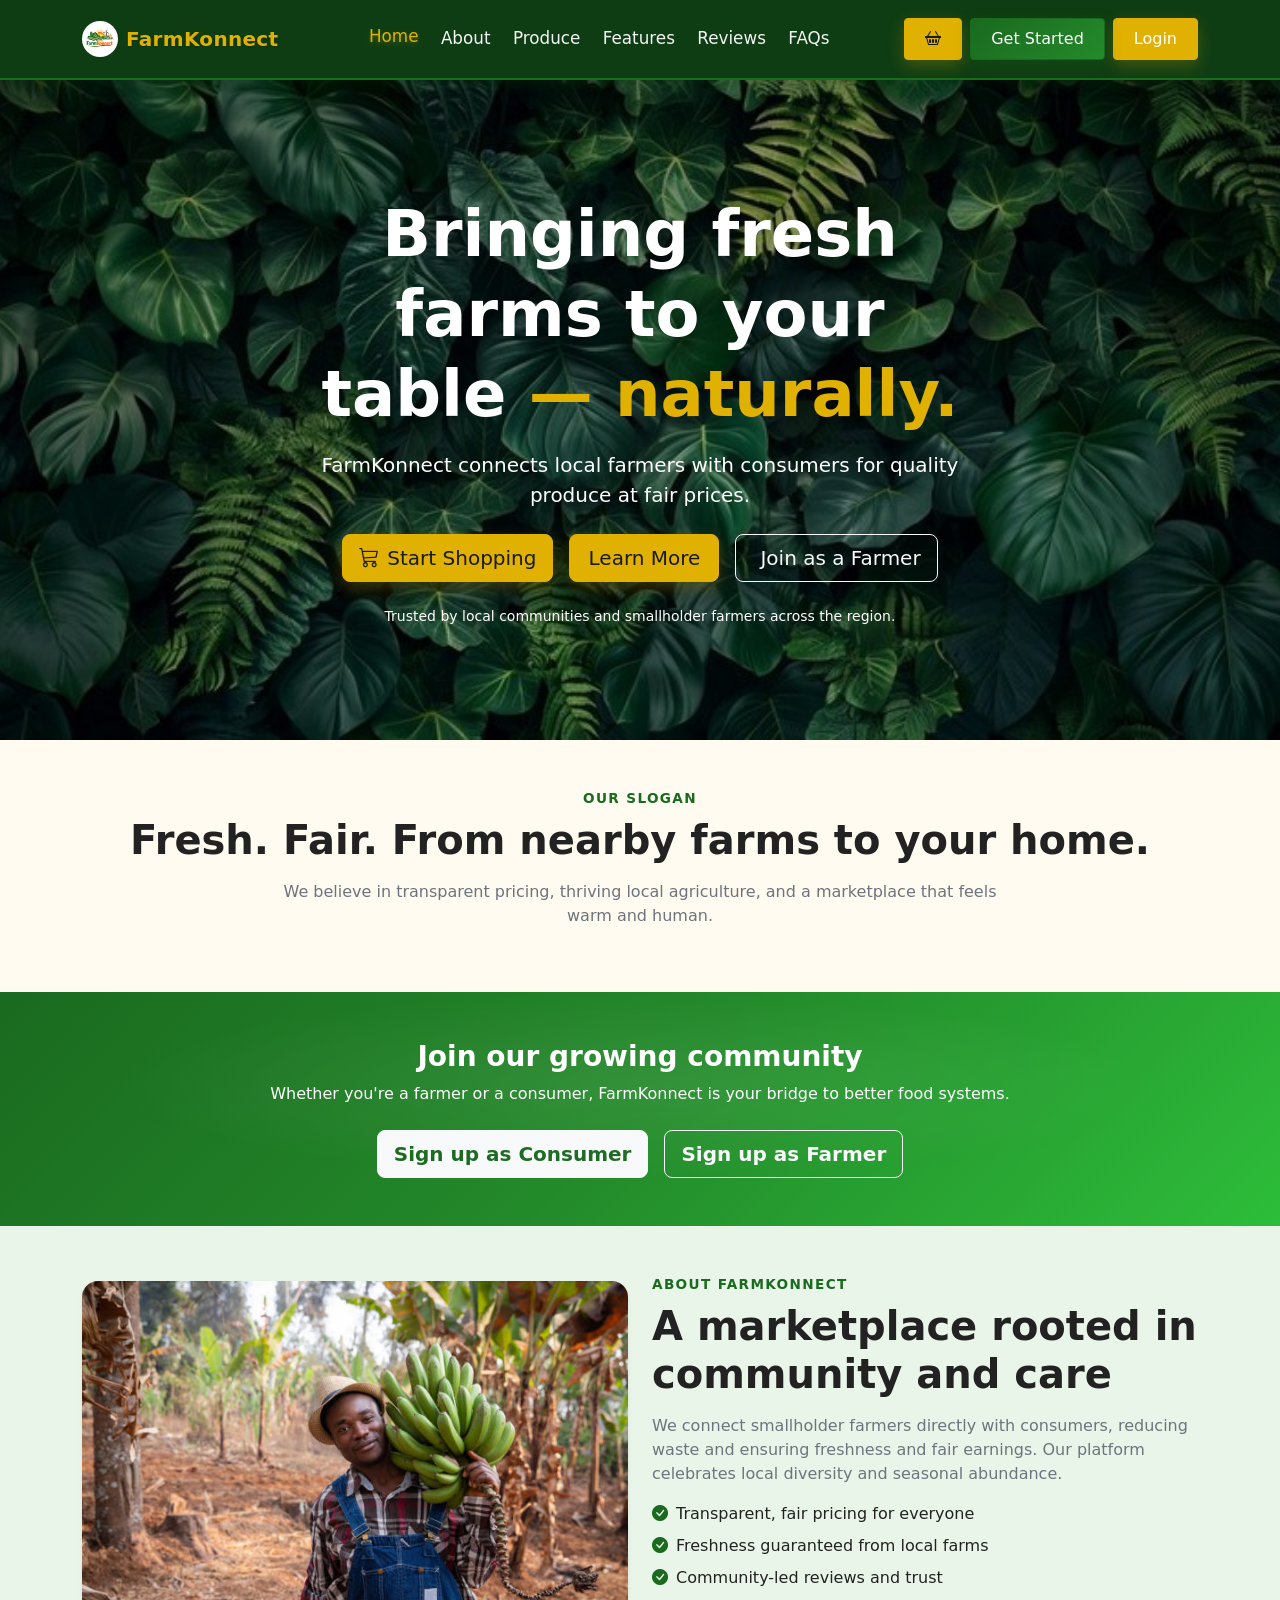
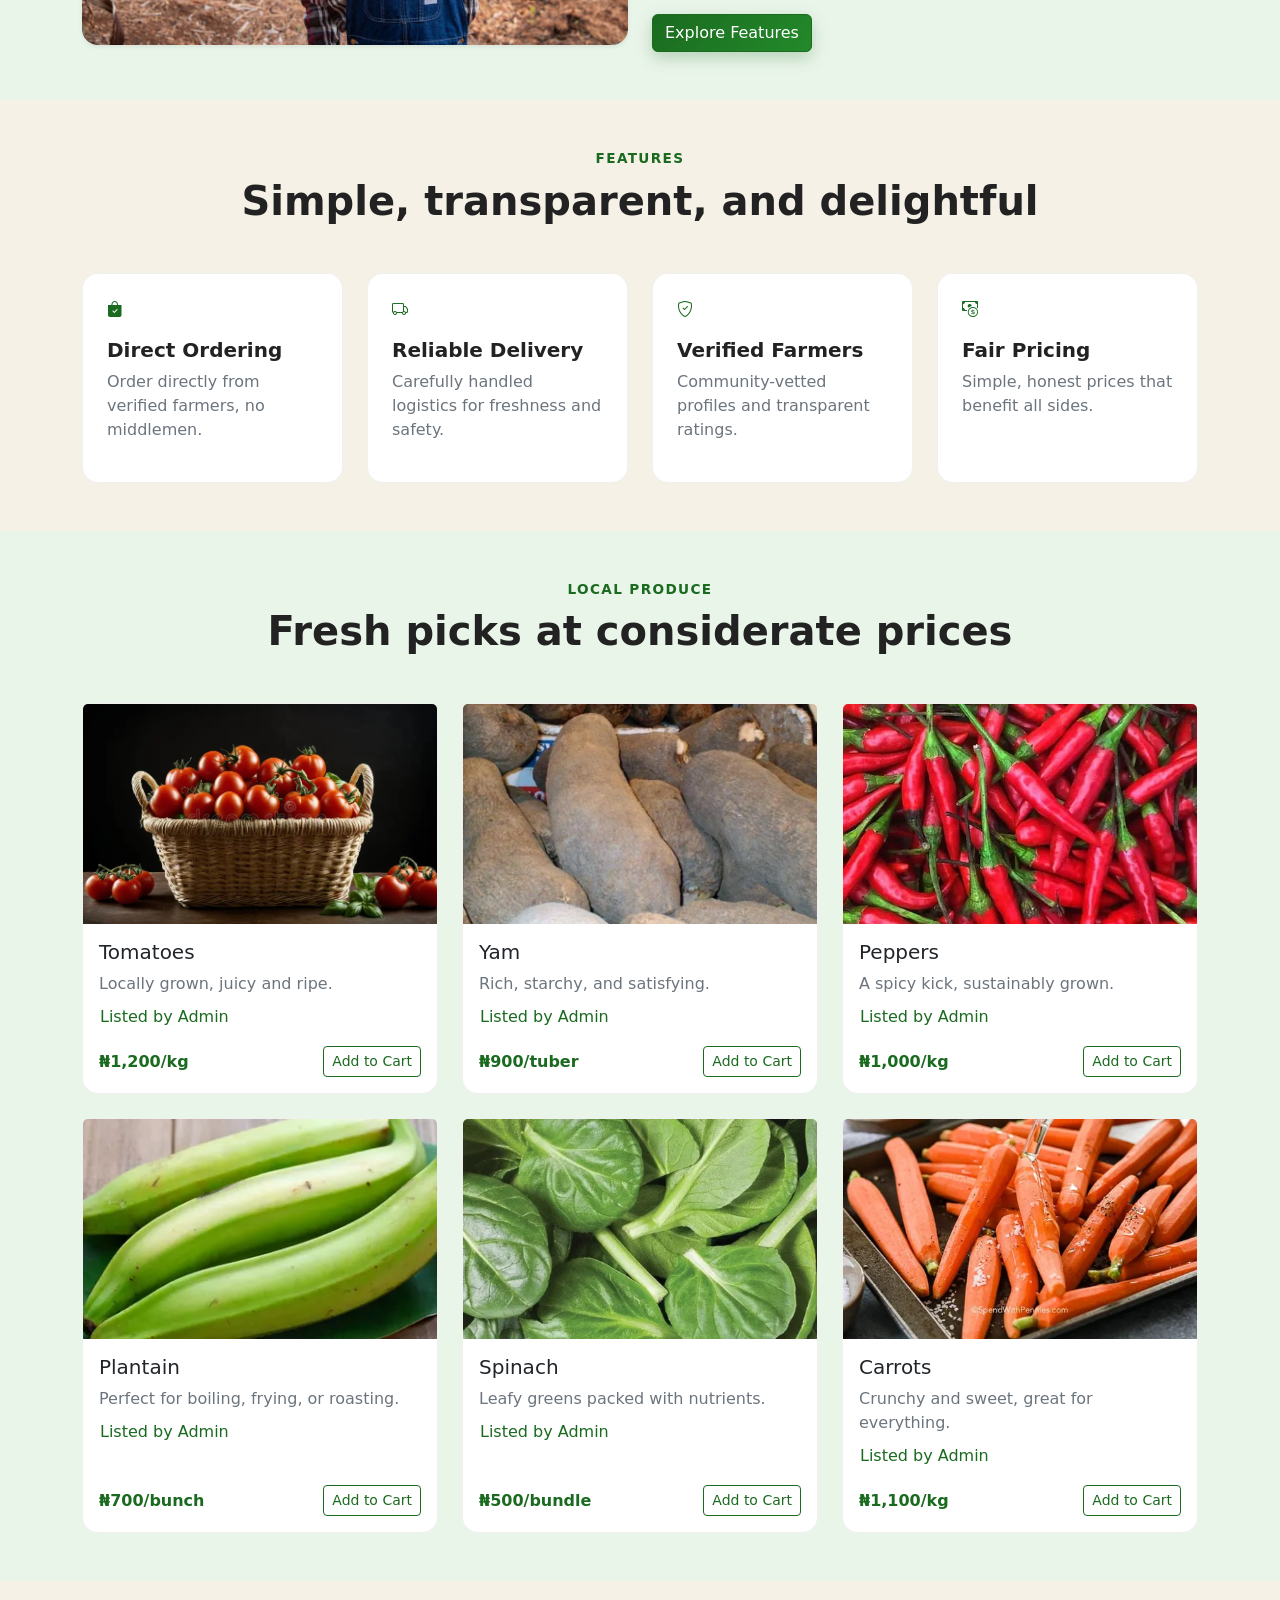
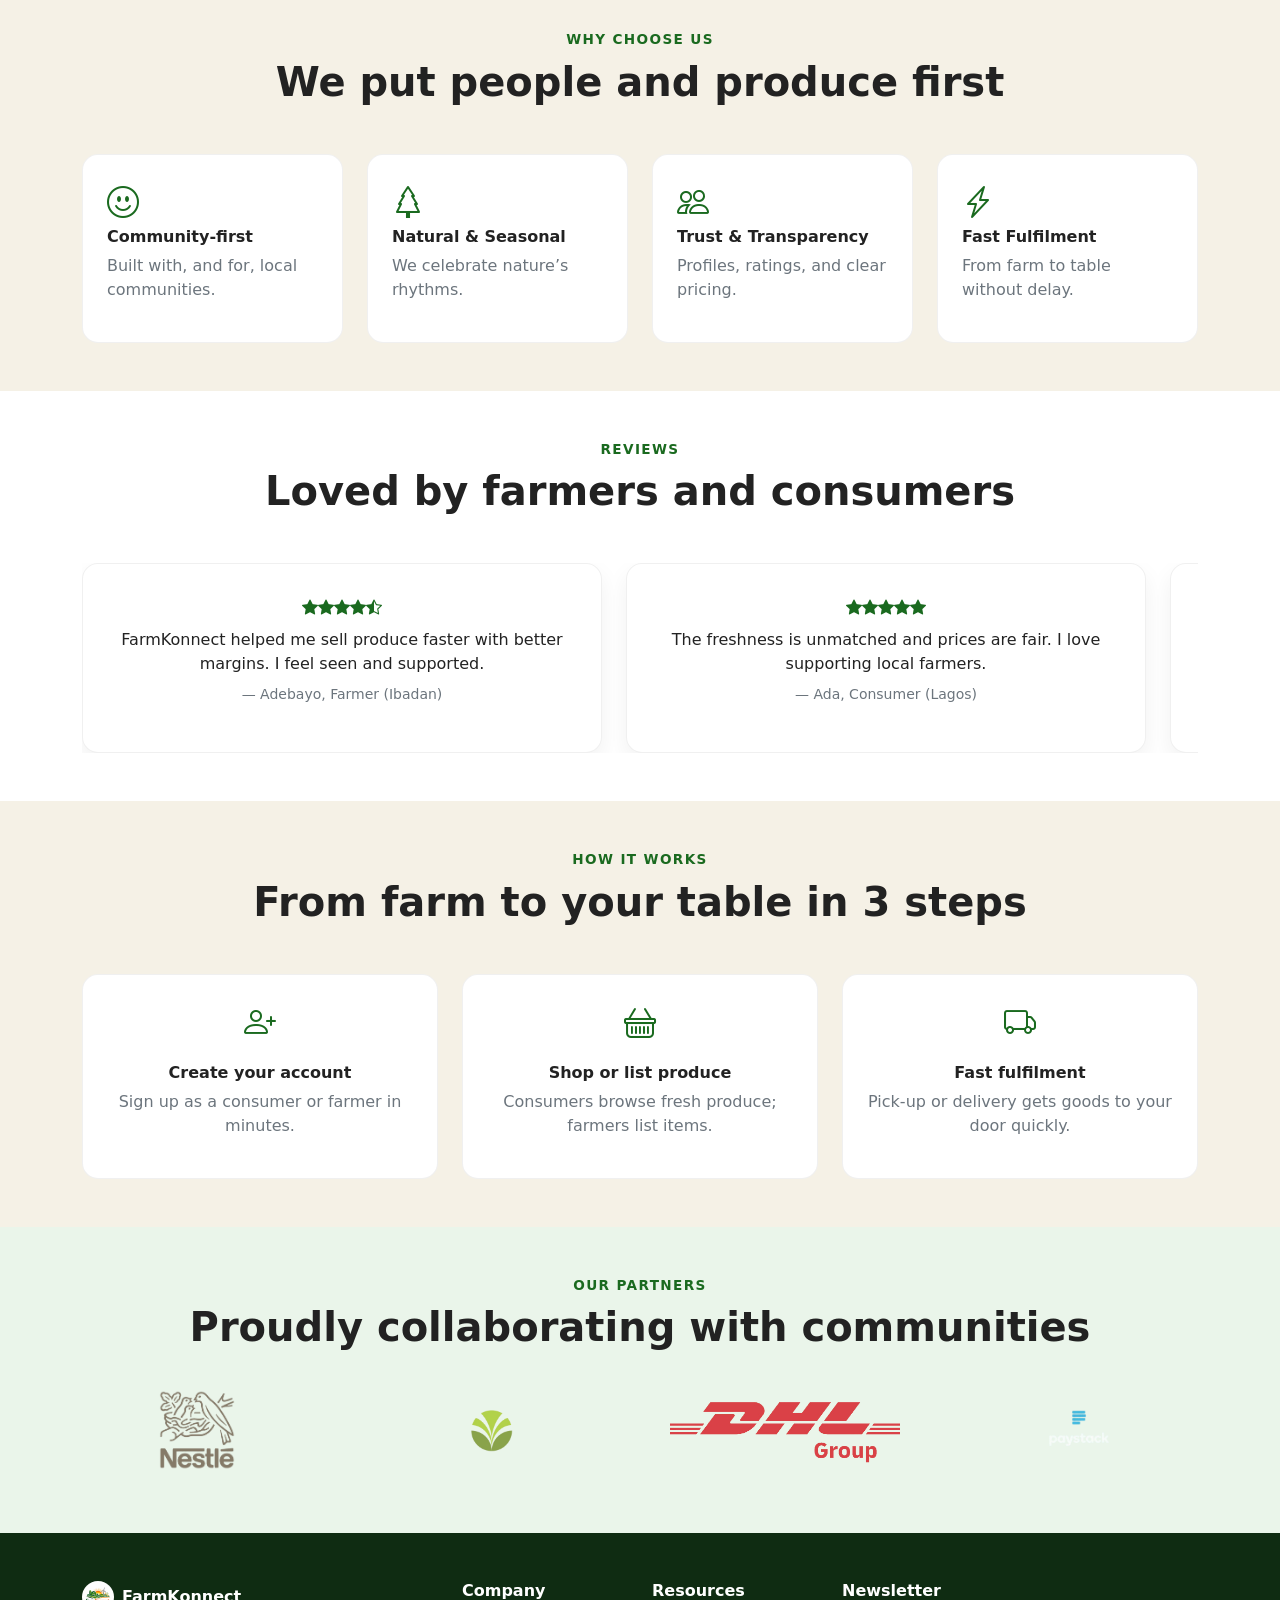
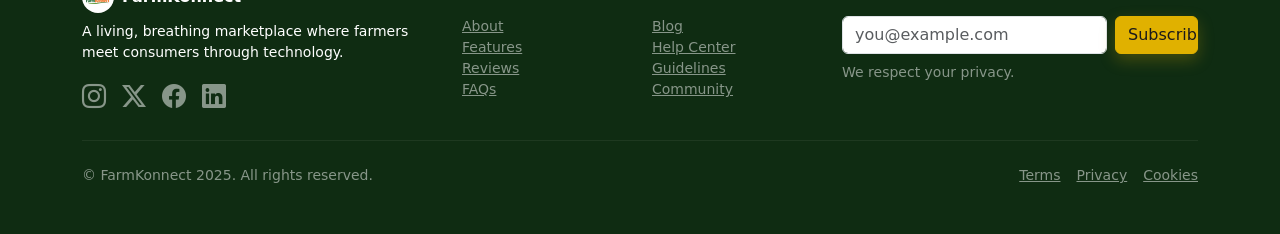
<file: index.html>
<!doctype html>
<html lang="en">

<head>
    <meta charset="utf-8" />
    <meta name="viewport" content="width=device-width, initial-scale=1" />
    <title>FarmKonnect — Farmers meet Consumers</title>
    <meta name="description"
        content="FarmKonnect connects local farmers to consumers — a warm, natural marketplace experience." />

    <!-- Favicon (replace with your logo in /assets) -->
    <link rel="icon" href="assets/favicon.ico" />

    <!-- Bootstrap 5 CSS -->
    <link href="https://cdn.jsdelivr.net/npm/bootstrap@5.3.3/dist/css/bootstrap.min.css" rel="stylesheet"
        integrity="sha384-QWTKZyjpPEjISv5WaRU9OFeRpok6YctnYmDr5pNlyT2bRjXh0JMhjY6hW+ALEwIH" crossorigin="anonymous" />
    <!-- Bootstrap Icons -->    
    <link href="https://cdn.jsdelivr.net/npm/bootstrap-icons@1.11.3/font/bootstrap-icons.css" rel="stylesheet" />

    <!-- AOS Animation Library -->
    <link href="https://unpkg.com/aos@2.3.1/dist/aos.css" rel="stylesheet">

    <!-- Site styles -->
    <link rel="stylesheet" href="styles.css" />
</head>

<body>
    <!-- Accessible skip link -->
    <a class="skip-link visually-hidden-focusable" href="#mainContent">Skip to content</a>

    <!-- Header with responsive Bootstrap Navbar -->
    <header>
        <nav class="navbar navbar-expand-lg" aria-label="Primary">
            <div class="container">
                <a class="navbar-brand d-flex align-items-center gap-2" href="index.html">
                    <!-- Optional brand logo -->
                    <img src="assets/logo.png" alt="FarmKonnect logo" width="36" height="36"
                        class="d-inline-block align-text-top rounded-circle object-fit-cover" />
                    <span class="fw-bold brand-text">FarmKonnect</span>
                </a>
                <button class="navbar-toggler" type="button" data-bs-toggle="collapse" data-bs-target="#primaryNav"
                    aria-controls="primaryNav" aria-expanded="false" aria-label="Toggle navigation">
                    <span class="navbar-toggler-icon"></span>
                </button>

                <div class="collapse navbar-collapse" id="primaryNav">
                    <ul class="navbar-nav mx-auto mb-2 mb-lg-0 align-items-lg-center home-nav-links">
                        <li class="nav-item"><a class="nav-link active" aria-current="page" href="index.html">Home</a></li>
                        <li class="nav-item"><a class="nav-link" href="about.html">About</a></li>
                        <li class="nav-item"><a class="nav-link" href="produce.html">Produce</a></li>
                        <li class="nav-item"><a class="nav-link" href="features.html">Features</a></li>
                        <li class="nav-item"><a class="nav-link" href="reviews.html">Reviews</a></li>
                        <li class="nav-item"><a class="nav-link" href="faqs.html">FAQs</a></li>
                    </ul>
                    <div class="d-flex flex-wrap align-items-center justify-content-center gap-2 home-nav-actions">
                        <div class="nav-item">
                            <button type="button" class="btn btn-gold btn-sm cart-badge" data-cart-open title="View cart">
                                <i class="bi bi-basket2"></i>
                                <span data-cart-count class="d-none">0</span>
                            </button>
                        </div>
                        <div class="nav-item">
                            <a class="btn btn-ojaya btn-sm" href="signup.html">Get Started</a>
                        </div>
                        <div class="nav-item">
                            <a class="btn btn-brown btn-sm" href="login.html">Login</a>
                        </div>
                    </div>
                </div>
            </div>
        </nav>
    </header>

    <main id="mainContent">
        <!-- Hero: image background with overlay text and CTAs -->
        <section id="home" class="hero hero-image home-hero position-relative overflow-hidden text-white">
            <div class="hero-overlay"></div>
            <div class="container py-5 position-relative">
                <div class="row justify-content-center text-center">
                    <div class="col-lg-9 col-xl-8">
                        <h1 class="display-3 fw-bold lh-sm mb-3 reveal-load">
                            Bringing fresh farms to your table <span class="hero-accent">— naturally.</span>
                        </h1>
                        <p class="lead mb-4 mx-auto reveal-load" style="--delay:120ms;">
                            FarmKonnect connects local farmers with consumers for quality produce at fair prices.
                        </p>
                        <div class="d-flex flex-wrap justify-content-center gap-3 reveal-load" style="--delay:220ms;">
                            <a href="produce.html" class="btn btn-gold btn-lg" aria-label="Start shopping on FarmKonnect"><i class="bi bi-cart3 me-2"></i>Start Shopping</a>
                            <a href="about.html" class="btn btn-gold btn-lg" aria-label="Learn more about FarmKonnect">Learn More</a>
                            <a href="signup.html#farmer" class="btn btn-outline-light btn-lg" aria-label="Join FarmKonnect as a farmer"><i class="bi bi-leaf me-2"></i>Join as a Farmer</a>
                        </div>
                        <div class="mt-4 small text-white-75 reveal-load" style="--delay:320ms;">
                            Trusted by local communities and smallholder farmers across the region.
                        </div>
                    </div>
                </div>
            </div>
        </section>

        <!-- Slogan: simple CSS reveal (no JS) -->
        <section id="slogan" class="py-5 section-cream text-center">
            <div class="container">
                <p class="overline text-uppercase fw-semibold text-ojaya mb-2" data-aos="fade-down">Our Slogan</p>
                <h2 class="display-6 fw-bold mb-3" data-aos="fade-up" data-aos-delay="100">Fresh. Fair. From nearby farms to your home.</h2>
                <p class="text-secondary mx-auto" style="max-width: 720px;" data-aos="fade-up" data-aos-delay="200">We believe in transparent pricing, thriving
                    local agriculture, and a marketplace that feels warm and human.</p>
            </div>
        </section>

        <!-- Colorful CTA: Join our community (links to dedicated signup page) -->
        <section id="join" class="cta-join text-center text-white">
            <div class="container py-5">
                <div class="row justify-content-center">
                    <div class="col-lg-10">
                        <h3 class="fw-bold mb-2 reveal-load">Join our growing community</h3>
                        <p class="mb-4 reveal-load" style="--delay:120ms;">Whether you're a farmer or a consumer, FarmKonnect
                            is your bridge to better food systems.</p>
                        <div class="d-flex flex-wrap justify-content-center gap-3 reveal-load" style="--delay:200ms;">
                            <a href="signup.html#consumer" class="btn btn-light btn-lg text-ojaya fw-semibold">Sign up as Consumer</a>
                            <a href="signup.html#farmer" class="btn btn-outline-light btn-lg fw-semibold">Sign up as Farmer</a>
                        </div>
                    </div>
                </div>
            </div>
        </section>


        <section id="about" class="py-5 bg-sage">
            <div class="container">
                <div class="row align-items-center g-4">
                    <div class="col-lg-6 reveal-load">
                        <img src="assets/about.jpg" class="img-fluid rounded-4 shadow-sm"
                            alt="Local farmer harvesting fresh produce" loading="lazy" />
                    </div>
                    <div class="col-lg-6">
                        <p class="overline text-uppercase fw-semibold text-ojaya mb-2 reveal-load">About FarmKonnect</p>
                        <h3 class="h1 fw-bold mb-3 reveal-load" style="--delay:120ms;">A marketplace rooted in community
                            and care</h3>
                        <p class="text-secondary mb-3 reveal-load" style="--delay:200ms;">We connect smallholder farmers
                            directly with consumers, reducing waste and ensuring freshness and fair earnings. Our
                            platform celebrates local diversity and seasonal abundance.</p>
                        <ul class="list-unstyled mb-4 reveal-load" style="--delay:260ms;">
                            <li class="d-flex align-items-start gap-2 mb-2"><i
                                    class="bi bi-check-circle-fill text-ojaya"></i><span>Transparent, fair pricing for
                                    everyone</span></li>
                            <li class="d-flex align-items-start gap-2 mb-2"><i
                                    class="bi bi-check-circle-fill text-ojaya"></i><span>Freshness guaranteed from local
                                    farms</span></li>
                            <li class="d-flex align-items-start gap-2"><i
                                    class="bi bi-check-circle-fill text-ojaya"></i><span>Community-led reviews and
                                    trust</span></li>
                        </ul>
                        <a href="#features" class="btn btn-ojaya">Explore Features</a>
                    </div>
                </div>
            </div>
        </section>

        <!-- Features -->
        <section id="features" class="py-5 bg-beige">
            <div class="container">
                <div class="text-center mb-5">
                    <p class="overline text-uppercase fw-semibold text-ojaya mb-2" data-aos="fade-down">Features</p>
                    <h3 class="h1 fw-bold" data-aos="fade-up">Simple, transparent, and delightful</h3>
                </div>
                <div class="row g-4">
                    <div class="col-md-6 col-lg-3">
                        <div class="feature-card p-4 h-100" data-aos="zoom-in" data-aos-delay="0">
                            <div class="icon-wrap mb-3"><i class="bi bi-bag-check-fill"></i></div>
                            <h5 class="fw-semibold">Direct Ordering</h5>
                            <p class="text-secondary">Order directly from verified farmers, no middlemen.</p>
                        </div>
                    </div>
                    <div class="col-md-6 col-lg-3">
                        <div class="feature-card p-4 h-100" data-aos="zoom-in" data-aos-delay="100">
                            <div class="icon-wrap mb-3"><i class="bi bi-truck"></i></div>
                            <h5 class="fw-semibold">Reliable Delivery</h5>
                            <p class="text-secondary">Carefully handled logistics for freshness and safety.</p>
                        </div>
                    </div>
                    <div class="col-md-6 col-lg-3">
                        <div class="feature-card p-4 h-100" data-aos="zoom-in" data-aos-delay="200">
                            <div class="icon-wrap mb-3"><i class="bi bi-shield-check"></i></div>
                            <h5 class="fw-semibold">Verified Farmers</h5>
                            <p class="text-secondary">Community-vetted profiles and transparent ratings.</p>
                        </div>
                    </div>
                    <div class="col-md-6 col-lg-3">
                        <div class="feature-card p-4 h-100" data-aos="zoom-in" data-aos-delay="300">
                            <div class="icon-wrap mb-3"><i class="bi bi-cash-coin"></i></div>
                            <h5 class="fw-semibold">Fair Pricing</h5>
                            <p class="text-secondary">Simple, honest prices that benefit all sides.</p>
                        </div>
                    </div>
                </div>
            </div>
        </section>

        <!-- Local Produce / What we sell (grid with prices) -->
        <section id="produce" class="py-5 section-sage">
            <div class="container">
                <div class="text-center mb-5">
                    <p class="overline text-uppercase fw-semibold text-ojaya mb-2" data-aos="fade-down">Local Produce</p>
                    <h3 class="h1 fw-bold" data-aos="fade-up">Fresh picks at considerate prices</h3>
                </div>
                <div id="homeProductGrid" class="row g-4" aria-live="polite"></div>
            </div>
        </section>

        <!-- Why Choose Us -->
        <section id="why" class="py-5 bg-beige">
            <div class="container">
                <div class="text-center mb-5">
                    <p class="overline text-uppercase fw-semibold text-ojaya mb-2">Why Choose Us</p>
                    <h3 class="h1 fw-bold">We put people and produce first</h3>
                </div>
                <div class="row g-4">
                    <div class="col-md-6 col-lg-3">
                        <div class="why-card p-4 h-100 reveal-load">
                            <i class="bi bi-emoji-smile fs-2 text-ojaya mb-3"></i>
                            <h6 class="fw-bold">Community-first</h6>
                            <p class="text-secondary">Built with, and for, local communities.</p>
                        </div>
                    </div>
                    <div class="col-md-6 col-lg-3">
                        <div class="why-card p-4 h-100 reveal-load" style="--delay:100ms;">
                            <i class="bi bi-tree fs-2 text-ojaya mb-3"></i>
                            <h6 class="fw-bold">Natural & Seasonal</h6>
                            <p class="text-secondary">We celebrate nature’s rhythms.</p>
                        </div>
                    </div>
                    <div class="col-md-6 col-lg-3">
                        <div class="why-card p-4 h-100 reveal-load" style="--delay:200ms;">
                            <i class="bi bi-people fs-2 text-ojaya mb-3"></i>
                            <h6 class="fw-bold">Trust & Transparency</h6>
                            <p class="text-secondary">Profiles, ratings, and clear pricing.</p>
                        </div>
                    </div>
                    <div class="col-md-6 col-lg-3">
                        <div class="why-card p-4 h-100 reveal-load" style="--delay:300ms;">
                            <i class="bi bi-lightning-charge fs-2 text-ojaya mb-3"></i>
                            <h6 class="fw-bold">Fast Fulfilment</h6>
                            <p class="text-secondary">From farm to table without delay.</p>
                        </div>
                    </div>
                </div>
            </div>
        </section>

        <!-- Reviews -->
        <section id="reviews" class="py-5">
            <div class="container">
                <div class="text-center mb-5">
                    <p class="overline text-uppercase fw-semibold text-ojaya mb-2">Reviews</p>
                    <h3 class="h1 fw-bold">Loved by farmers and consumers</h3>
                </div>
                <div class="review-marquee reveal-load" aria-label="Customer reviews">
                    <div class="review-track">
                        <article class="review-card">
                            <div class="stars mb-2 text-ojaya" aria-hidden="true"><i class="bi bi-star-fill"></i><i class="bi bi-star-fill"></i><i class="bi bi-star-fill"></i><i class="bi bi-star-fill"></i><i class="bi bi-star-half"></i></div>
                            <blockquote class="mb-2">FarmKonnect helped me sell produce faster with better margins. I feel seen and supported.</blockquote>
                            <div class="small text-secondary">— Adebayo, Farmer (Ibadan)</div>
                        </article>
                        <article class="review-card">
                            <div class="stars mb-2 text-ojaya" aria-hidden="true"><i class="bi bi-star-fill"></i><i class="bi bi-star-fill"></i><i class="bi bi-star-fill"></i><i class="bi bi-star-fill"></i><i class="bi bi-star-fill"></i></div>
                            <blockquote class="mb-2">The freshness is unmatched and prices are fair. I love supporting local farmers.</blockquote>
                            <div class="small text-secondary">— Ada, Consumer (Lagos)</div>
                        </article>
                        <article class="review-card">
                            <div class="stars mb-2 text-ojaya" aria-hidden="true"><i class="bi bi-star-fill"></i><i class="bi bi-star-fill"></i><i class="bi bi-star-fill"></i><i class="bi bi-star-fill"></i><i class="bi bi-star"></i></div>
                            <blockquote class="mb-2">Clean design, easy ordering, and on-time delivery. Highly recommend FarmKonnect.</blockquote>
                            <div class="small text-secondary">— Kunle, Consumer (Abuja)</div>
                        </article>
                        <div class="review-card" aria-hidden="true">
                            <div class="stars mb-2 text-ojaya"><i class="bi bi-star-fill"></i><i class="bi bi-star-fill"></i><i class="bi bi-star-fill"></i><i class="bi bi-star-fill"></i><i class="bi bi-star-half"></i></div>
                            <blockquote class="mb-2">FarmKonnect helped me sell produce faster with better margins. I feel seen and supported.</blockquote>
                            <div class="small text-secondary">— Adebayo, Farmer (Ibadan)</div>
                        </div>
                        <div class="review-card" aria-hidden="true">
                            <div class="stars mb-2 text-ojaya"><i class="bi bi-star-fill"></i><i class="bi bi-star-fill"></i><i class="bi bi-star-fill"></i><i class="bi bi-star-fill"></i><i class="bi bi-star-fill"></i></div>
                            <blockquote class="mb-2">The freshness is unmatched and prices are fair. I love supporting local farmers.</blockquote>
                            <div class="small text-secondary">— Ada, Consumer (Lagos)</div>
                        </div>
                        <div class="review-card" aria-hidden="true">
                            <div class="stars mb-2 text-ojaya"><i class="bi bi-star-fill"></i><i class="bi bi-star-fill"></i><i class="bi bi-star-fill"></i><i class="bi bi-star-fill"></i><i class="bi bi-star"></i></div>
                            <blockquote class="mb-2">Clean design, easy ordering, and on-time delivery. Highly recommend FarmKonnect.</blockquote>
                            <div class="small text-secondary">— Kunle, Consumer (Abuja)</div>
                        </div>
                    </div>
                </div>
            </div>
        </section>
        
        <!-- How It Works -->
        <section id="how" class="py-5 bg-beige">
            <div class="container">
                <div class="text-center mb-5">
                    <p class="overline text-uppercase fw-semibold text-ojaya mb-2" data-aos="fade-down">How it works</p>
                    <h3 class="h1 fw-bold" data-aos="fade-up">From farm to your table in 3 steps</h3>
                </div>
                <div class="row g-4">
                    <div class="col-md-4">
                        <div class="feature-card p-4 h-100 text-center" data-aos="fade-up" data-aos-delay="0">
                            <div class="icon-wrap mb-3"><i class="bi bi-person-plus fs-2"></i></div>
                            <h6 class="fw-bold">Create your account</h6>
                            <p class="text-secondary">Sign up as a consumer or farmer in minutes.</p>
                        </div>
                    </div>
                    <div class="col-md-4">
                        <div class="feature-card p-4 h-100 text-center" data-aos="fade-up" data-aos-delay="100">
                            <div class="icon-wrap mb-3"><i class="bi bi-basket fs-2"></i></div>
                            <h6 class="fw-bold">Shop or list produce</h6>
                            <p class="text-secondary">Consumers browse fresh produce; farmers list items.</p>
                        </div>
                    </div>
                    <div class="col-md-4">
                        <div class="feature-card p-4 h-100 text-center" data-aos="fade-up" data-aos-delay="200">
                            <div class="icon-wrap mb-3"><i class="bi bi-truck fs-2"></i></div>
                            <h6 class="fw-bold">Fast fulfilment</h6>
                            <p class="text-secondary">Pick-up or delivery gets goods to your door quickly.</p>
                        </div>
                    </div>
                </div>
            </div>
        </section>

        <!-- Partners / Community -->
        <section id="partners" class="py-5 section-sage">
            <div class="container">
                <div class="text-center mb-4">
                    <p class="overline text-uppercase fw-semibold text-ojaya mb-2" data-aos="fade-down">Our Partners</p>
                    <h3 class="h1 fw-bold" data-aos="fade-up">Proudly collaborating with communities</h3>
                </div>
                <div class="partner-marquee" aria-label="Our partners">
                    <div class="partner-track">
                        <div class="partner-item"><img src="assets/partner1.png" class="img-fluid" alt="Partner 1" loading="lazy"></div>
                        <div class="partner-item"><img src="assets/partner2.png" class="img-fluid" alt="Partner 2" loading="lazy"></div>
                        <div class="partner-item"><img src="assets/partner3.png" class="img-fluid" alt="Partner 3" loading="lazy"></div>
                        <div class="partner-item partner-paystack"><img src="assets/partner4.png" class="img-fluid" alt="Paystack" loading="lazy"></div>
                        <div class="partner-item" aria-hidden="true"><img src="assets/partner1.png" class="img-fluid" alt="" loading="lazy"></div>
                        <div class="partner-item" aria-hidden="true"><img src="assets/partner2.png" class="img-fluid" alt="" loading="lazy"></div>
                        <div class="partner-item" aria-hidden="true"><img src="assets/partner3.png" class="img-fluid" alt="" loading="lazy"></div>
                        <div class="partner-item partner-paystack" aria-hidden="true"><img src="assets/partner4.png" class="img-fluid" alt="" loading="lazy"></div>
                    </div>
                </div>
            </div>
        </section>
    </main>

    <!-- Footer -->
    <footer class="footer text-white">
        <div class="container py-5">
            <div class="row g-4">
                <div class="col-md-6 col-lg-4">
                    <div class="d-flex align-items-center gap-2 mb-2">
                        <img src="assets/logo.png" alt="FarmKonnect logo" width="32" height="32"
                            class="rounded-circle object-fit-cover" />
                        <span class="fw-bold">FarmKonnect</span>
                    </div>
                    <p class="small mb-3">A living, breathing marketplace where farmers meet consumers through
                        technology.</p>
                    <div class="d-flex gap-3">
                        <a class="text-white-50 hover-white" href="#" aria-label="Instagram"><i
                                class="bi bi-instagram fs-4"></i></a>
                        <a class="text-white-50 hover-white" href="#" aria-label="Twitter"><i
                                class="bi bi-twitter-x fs-4"></i></a>
                        <a class="text-white-50 hover-white" href="#" aria-label="Facebook"><i
                                class="bi bi-facebook fs-4"></i></a>
                        <a class="text-white-50 hover-white" href="#" aria-label="LinkedIn"><i
                                class="bi bi-linkedin fs-4"></i></a>
                    </div>
                </div>
                <div class="col-6 col-lg-2">
                    <h6 class="fw-semibold mb-3">Company</h6>
                    <ul class="list-unstyled small">
                        <li><a class="text-white-50 hover-white" href="about.html">About</a></li>
                        <li><a class="text-white-50 hover-white" href="features.html">Features</a></li>
                        <li><a class="text-white-50 hover-white" href="reviews.html">Reviews</a></li>
                        <li><a class="text-white-50 hover-white" href="faqs.html">FAQs</a></li>
                    </ul>
                </div>
                <div class="col-6 col-lg-2">
                    <h6 class="fw-semibold mb-3">Resources</h6>
                    <ul class="list-unstyled small">
                        <li><a class="text-white-50 hover-white" href="#">Blog</a></li>
                        <li><a class="text-white-50 hover-white" href="#">Help Center</a></li>
                        <li><a class="text-white-50 hover-white" href="#">Guidelines</a></li>
                        <li><a class="text-white-50 hover-white" href="#">Community</a></li>
                    </ul>
                </div>
                <div class="col-lg-4">
                    <h6 class="fw-semibold mb-3">Newsletter</h6>
                    <form class="d-flex gap-2">
                        <label for="newsletterEmail" class="visually-hidden">Email</label>
                        <input id="newsletterEmail" type="email" class="form-control" placeholder="you@example.com"
                            required />
                        <button type="submit" class="btn btn-gold">Subscribe</button>
                    </form>
                    <p class="small text-white-50 mt-2">We respect your privacy.</p>
                </div>
            </div>
            <hr class="border-white-25 my-4" />
            <div class="d-flex flex-column flex-md-row justify-content-between align-items-center small text-white-50">
                <p class="mb-2 mb-md-0">© <span>FarmKonnect</span> <span id="year">2025</span>. All rights reserved.</p>
                <div class="d-flex gap-3">
                    <a class="text-white-50 hover-white" href="#">Terms</a>
                    <a class="text-white-50 hover-white" href="#">Privacy</a>
                    <a class="text-white-50 hover-white" href="#">Cookies</a>
                </div>
            </div>
        </div>
    </footer>

    <!-- Bootstrap JS Bundle (for navbar collapse, carousel, accordion, tabs if used on other pages) -->
    <script src="https://cdn.jsdelivr.net/npm/bootstrap@5.3.3/dist/js/bootstrap.bundle.min.js"
        integrity="sha384-YvpcrYf0tY3lHB60NNkmXc5s9fDVZLESaAA55NDzOxhy9GkcIdslK1eN7N6jIeHz"
        crossorigin="anonymous"></script>
    <!-- Navbar scroll effect -->
    <script>
        window.addEventListener('scroll', function() {
            const navbar = document.querySelector('.navbar');
            if (window.scrollY > 50) {
                navbar.classList.add('scrolled');
            } else {
                navbar.classList.remove('scrolled');
            }
        });
    </script>
    
    <!-- AOS Animation Library -->
    <script src="https://unpkg.com/aos@2.3.1/dist/aos.js"></script>
    <script>
        AOS.init({
            duration: 800,
            once: true,
            offset: 100,
            easing: 'ease-out-cubic'
        });
    </script>
    <script src="assets/js/auth.js"></script>
    <!-- Marketplace Cart Module -->
    <script src="assets/js/marketplace.js"></script>
</body>

</html>
</file>
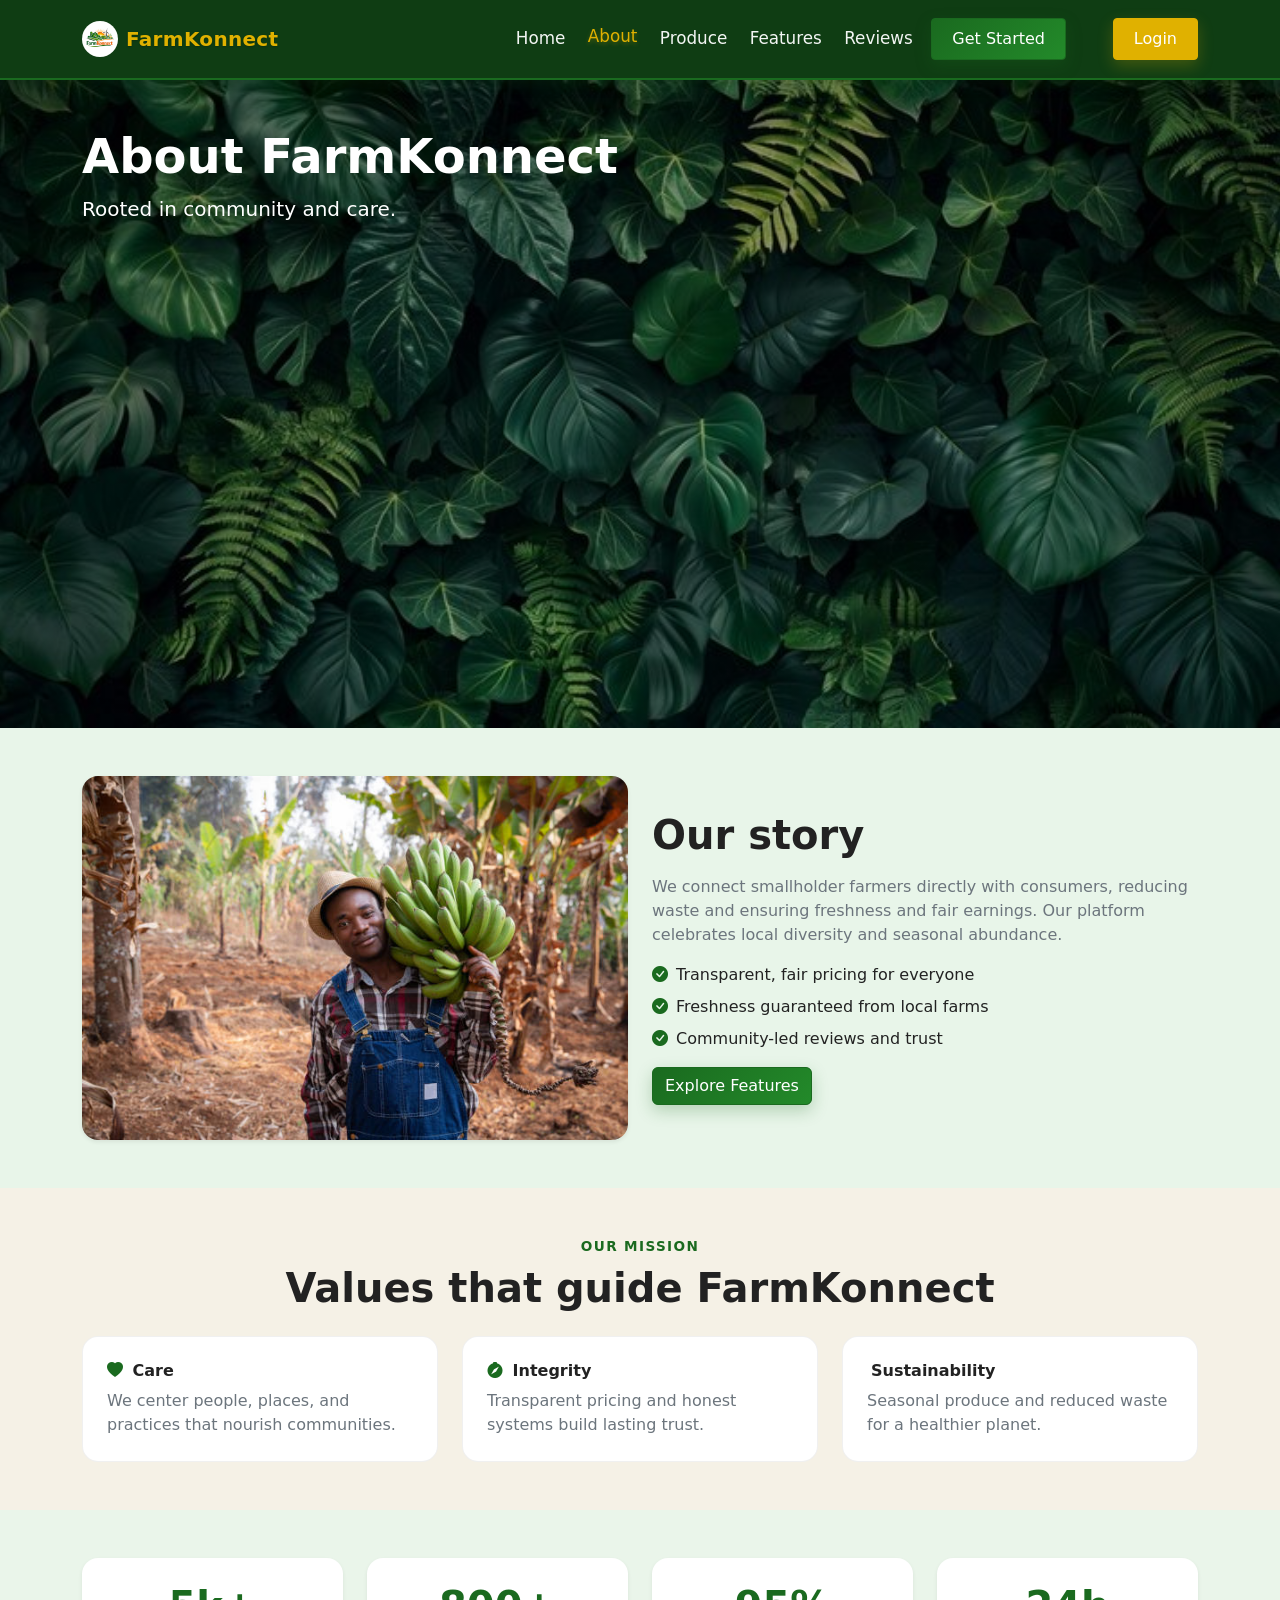
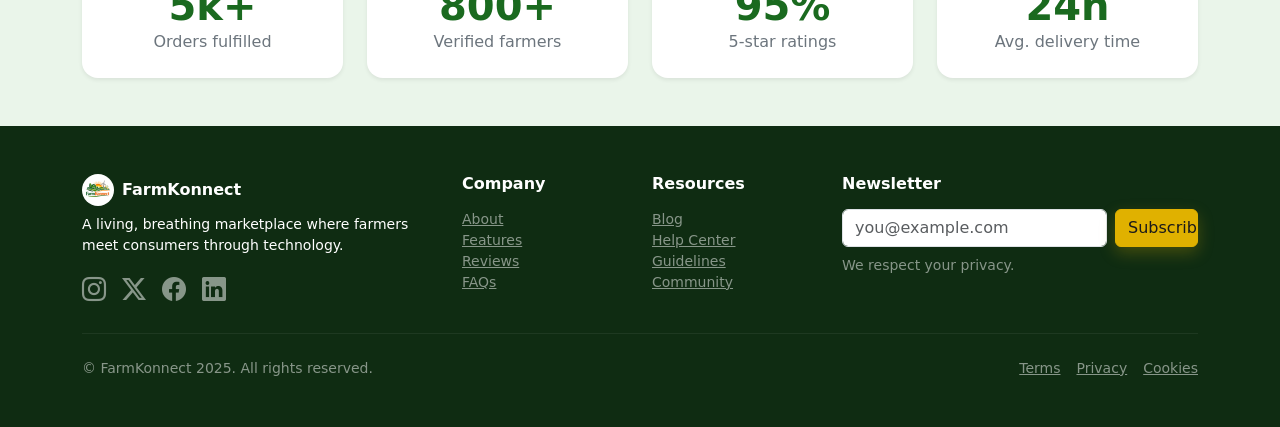
<file: about.html>
<!doctype html>
<html lang="en">

<head>
    <meta charset="utf-8" />
    <meta name="viewport" content="width=device-width, initial-scale=1" />
    <title>About — FarmKonnect</title>
    <link href="https://cdn.jsdelivr.net/npm/bootstrap@5.3.3/dist/css/bootstrap.min.css" rel="stylesheet"
        crossorigin="anonymous" />
    <link href="https://cdn.jsdelivr.net/npm/bootstrap-icons@1.11.3/font/bootstrap-icons.css" rel="stylesheet" />
    <link href="https://unpkg.com/aos@2.3.1/dist/aos.css" rel="stylesheet">
    <link rel="stylesheet" href="styles.css" />
</head>

<body>
    <header>
        <nav class="navbar navbar-expand-lg" aria-label="Primary">
            <div class="container">
                <a class="navbar-brand d-flex align-items-center gap-2" href="index.html">
                    <img src="assets/logo.png" alt="FarmKonnect logo" width="36" height="36"
                        class="rounded-circle object-fit-cover" />
                    <span class="fw-bold brand-text">FarmKonnect</span>
                </a>
                <button class="navbar-toggler" type="button" data-bs-toggle="collapse" data-bs-target="#primaryNav"
                    aria-controls="primaryNav" aria-expanded="false" aria-label="Toggle navigation">
                    <span class="navbar-toggler-icon"></span>
                </button>
                <div class="collapse navbar-collapse" id="primaryNav">
                    <ul class="navbar-nav site-nav-links mb-2 mb-lg-0 align-items-lg-center">
                        <li class="nav-item"><a class="nav-link" href="index.html">Home</a></li>
                        <li class="nav-item"><a class="nav-link active" aria-current="page" href="about.html">About</a>
                        </li>
                        <li class="nav-item"><a class="nav-link" href="produce.html">Produce</a></li>
                        <li class="nav-item"><a class="nav-link" href="features.html">Features</a></li>
                        <li class="nav-item"><a class="nav-link" href="reviews.html">Reviews</a></li>
                        <li class="nav-item"><a class="nav-link" href="faqs.html">FAQs</a></li>
                        <li class="nav-item ms-lg-3 me-2"><a class="btn btn-ojaya btn-sm" href="signup.html">Get
                                Started</a></li>
                        <li class="nav-item"><a class="btn btn-brown btn-sm" href="login.html">Login</a></li>
                    </ul>
                </div>
            </div>
        </nav>
    </header>

    <main>
        <section class="hero hero-image position-relative text-white">
            <div class="hero-overlay"></div>
            <div class="container py-5 position-relative">
                <h1 class="display-5 fw-bold">About FarmKonnect</h1>
                <p class="lead">Rooted in community and care.</p>
            </div>
        </section>

        <section class="py-5 section-light-green">
            <div class="container">
                <div class="row align-items-center g-4">
                    <div class="col-lg-6" data-aos="fade-right">
                        <img src="assets/about.jpg" class="img-fluid rounded-4 shadow-sm"
                            alt="Farmer harvesting fresh produce" loading="lazy" />
                    </div>
                    <div class="col-lg-6">
                        <h2 class="fw-bold h1 mb-3" data-aos="fade-left">Our story</h2>
                        <p class="text-secondary" data-aos="fade-left" data-aos-delay="100">We connect smallholder farmers directly with consumers, reducing waste
                            and ensuring freshness and fair earnings. Our platform celebrates local diversity and
                            seasonal abundance.</p>
                        <ul class="list-unstyled" data-aos="fade-left" data-aos-delay="200">
                            <li class="d-flex align-items-start gap-2 mb-2"><i
                                    class="bi bi-check-circle-fill text-ojaya"></i><span>Transparent, fair pricing for
                                    everyone</span></li>
                            <li class="d-flex align-items-start gap-2 mb-2"><i
                                    class="bi bi-check-circle-fill text-ojaya"></i><span>Freshness guaranteed from local
                                    farms</span></li>
                            <li class="d-flex align-items-start gap-2"><i
                                    class="bi bi-check-circle-fill text-ojaya"></i><span>Community-led reviews and
                                    trust</span></li>
                        </ul>
                        <a href="features.html" class="btn btn-ojaya" data-aos="fade-left" data-aos-delay="300">Explore Features</a>
                    </div>
                </div>
            </div>
        </section>
        <section class="py-5 section-beige">
            <div class="container">
                <div class="text-center mb-4">
                    <p class="overline text-uppercase fw-semibold text-ojaya mb-2">Our Mission</p>
                    <h2 class="fw-bold h1 mb-3">Values that guide FarmKonnect</h2>
                </div>
                <div class="row g-4">
                    <div class="col-md-4">
                        <div class="feature-card p-4 h-100">
                            <h6 class="fw-bold mb-2"><i class="bi bi-heart-fill text-ojaya me-1"></i> Care</h6>
                            <p class="text-secondary mb-0">We center people, places, and practices that nourish communities.</p>
                        </div>
                    </div>
                    <div class="col-md-4">
                        <div class="feature-card p-4 h-100">
                            <h6 class="fw-bold mb-2"><i class="bi bi-compass-fill text-ojaya me-1"></i> Integrity</h6>
                            <p class="text-secondary mb-0">Transparent pricing and honest systems build lasting trust.</p>
                        </div>
                    </div>
                    <div class="col-md-4">
                        <div class="feature-card p-4 h-100">
                            <h6 class="fw-bold mb-2"><i class="bi bi-seedling text-ojaya me-1"></i> Sustainability</h6>
                            <p class="text-secondary mb-0">Seasonal produce and reduced waste for a healthier planet.</p>
                        </div>
                    </div>
                </div>
            </div>
        </section>

        <section class="py-5 section-sage">
            <div class="container">
                <div class="row text-center g-4">
                    <div class="col-6 col-md-3">
                        <div class="p-4 bg-white rounded-4 shadow-sm">
                            <div class="display-6 fw-bold text-ojaya">5k+</div>
                            <div class="text-secondary">Orders fulfilled</div>
                        </div>
                    </div>
                    <div class="col-6 col-md-3">
                        <div class="p-4 bg-white rounded-4 shadow-sm">
                            <div class="display-6 fw-bold text-ojaya">800+</div>
                            <div class="text-secondary">Verified farmers</div>
                        </div>
                    </div>
                    <div class="col-6 col-md-3">
                        <div class="p-4 bg-white rounded-4 shadow-sm">
                            <div class="display-6 fw-bold text-ojaya">95%</div>
                            <div class="text-secondary">5-star ratings</div>
                        </div>
                    </div>
                    <div class="col-6 col-md-3">
                        <div class="p-4 bg-white rounded-4 shadow-sm">
                            <div class="display-6 fw-bold text-ojaya">24h</div>
                            <div class="text-secondary">Avg. delivery time</div>
                        </div>
                    </div>
                </div>
            </div>
        </section>
    </main>

    <footer class="footer text-white">
        <div class="container py-5">
            <div class="row g-4">
                <div class="col-md-6 col-lg-4">
                    <div class="d-flex align-items-center gap-2 mb-2">
                        <img src="assets/logo.png" alt="FarmKonnect logo" width="32" height="32"
                            class="rounded-circle object-fit-cover" />
                        <span class="fw-bold">FarmKonnect</span>
                    </div>
                    <p class="small mb-3">A living, breathing marketplace where farmers meet consumers through
                        technology.</p>
                    <div class="d-flex gap-3">
                        <a class="text-white-50 hover-white" href="#" aria-label="Instagram"><i
                                class="bi bi-instagram fs-4"></i></a>
                        <a class="text-white-50 hover-white" href="#" aria-label="Twitter"><i
                                class="bi bi-twitter-x fs-4"></i></a>
                        <a class="text-white-50 hover-white" href="#" aria-label="Facebook"><i
                                class="bi bi-facebook fs-4"></i></a>
                        <a class="text-white-50 hover-white" href="#" aria-label="LinkedIn"><i
                                class="bi bi-linkedin fs-4"></i></a>
                    </div>
                </div>
                <div class="col-6 col-lg-2">
                    <h6 class="fw-semibold mb-3">Company</h6>
                    <ul class="list-unstyled small">
                        <li><a class="text-white-50 hover-white" href="about.html">About</a></li>
                        <li><a class="text-white-50 hover-white" href="features.html">Features</a></li>
                        <li><a class="text-white-50 hover-white" href="reviews.html">Reviews</a></li>
                        <li><a class="text-white-50 hover-white" href="faqs.html">FAQs</a></li>
                    </ul>
                </div>
                <div class="col-6 col-lg-2">
                    <h6 class="fw-semibold mb-3">Resources</h6>
                    <ul class="list-unstyled small">
                        <li><a class="text-white-50 hover-white" href="#">Blog</a></li>
                        <li><a class="text-white-50 hover-white" href="#">Help Center</a></li>
                        <li><a class="text-white-50 hover-white" href="#">Guidelines</a></li>
                        <li><a class="text-white-50 hover-white" href="#">Community</a></li>
                    </ul>
                </div>
                <div class="col-lg-4">
                    <h6 class="fw-semibold mb-3">Newsletter</h6>
                    <form class="d-flex gap-2">
                        <label for="newsletterEmail" class="visually-hidden">Email</label>
                        <input id="newsletterEmail" type="email" class="form-control" placeholder="you@example.com"
                            required />
                        <button type="submit" class="btn btn-gold">Subscribe</button>
                    </form>
                    <p class="small text-white-50 mt-2">We respect your privacy.</p>
                </div>
            </div>
            <hr class="border-white-25 my-4" />
            <div class="d-flex flex-column flex-md-row justify-content-between align-items-center small text-white-50">
                <p class="mb-2 mb-md-0">© FarmKonnect 2025. All rights reserved.</p>
                <div class="d-flex gap-3">
                    <a class="text-white-50 hover-white" href="#">Terms</a>
                    <a class="text-white-50 hover-white" href="#">Privacy</a>
                    <a class="text-white-50 hover-white" href="#">Cookies</a>
                </div>
            </div>
        </div>
    </footer>

    <script src="https://cdn.jsdelivr.net/npm/bootstrap@5.3.3/dist/js/bootstrap.bundle.min.js"
        crossorigin="anonymous"></script>
    
    <!-- Navbar scroll effect -->
    <script>
        window.addEventListener('scroll', function() {
            const navbar = document.querySelector('.navbar');
            if (window.scrollY > 50) {
                navbar.classList.add('scrolled');
            } else {
                navbar.classList.remove('scrolled');
            }
        });
    </script>
    
    <script src="https://unpkg.com/aos@2.3.1/dist/aos.js"></script>
    <script>
        AOS.init({
            duration: 800,
            once: true,
            offset: 100,
            easing: 'ease-out-cubic'
        });
    </script>
</body>

</html>
</file>
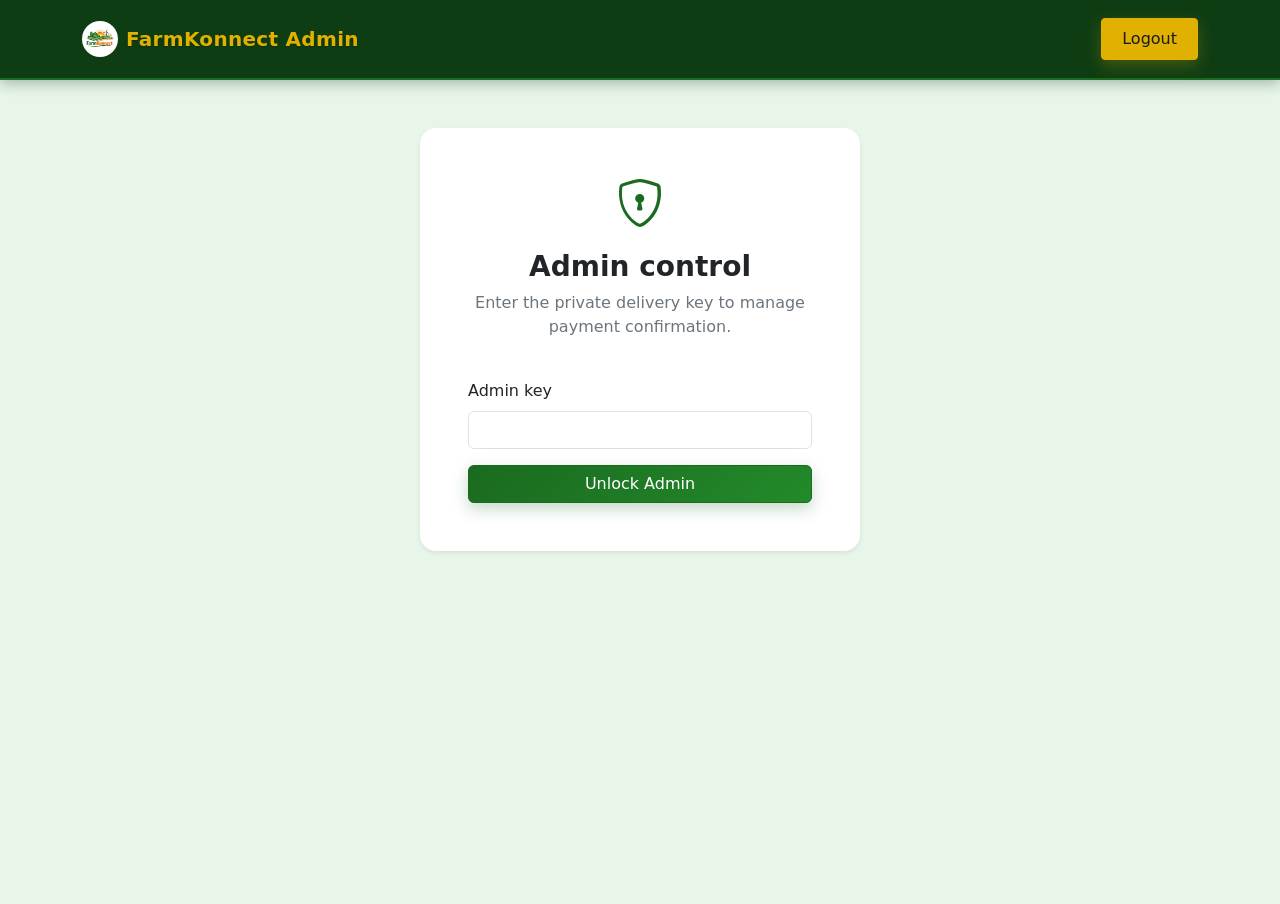
<file: admin.html>
<!doctype html>
<html lang="en">
<head>
    <meta charset="utf-8" />
    <meta name="viewport" content="width=device-width, initial-scale=1" />
    <meta http-equiv="Content-Security-Policy" content="default-src 'self' https://cdn.jsdelivr.net https://unpkg.com; img-src 'self' data: https:; style-src 'self' 'unsafe-inline' https://cdn.jsdelivr.net https://unpkg.com; script-src 'self' 'unsafe-inline' https://cdn.jsdelivr.net https://unpkg.com; font-src 'self' https://cdn.jsdelivr.net data:; object-src 'none'; base-uri 'self'; form-action 'self'; frame-ancestors 'none'; upgrade-insecure-requests" />
    <title>Admin Control - FarmKonnect</title>
    <link href="https://cdn.jsdelivr.net/npm/bootstrap@5.3.3/dist/css/bootstrap.min.css" rel="stylesheet" crossorigin="anonymous" />
    <link href="https://cdn.jsdelivr.net/npm/bootstrap-icons@1.11.3/font/bootstrap-icons.css" rel="stylesheet" />
    <link rel="stylesheet" href="styles.css" />
</head>
<body>
    <header>
        <nav class="navbar navbar-expand-lg" aria-label="Admin navigation">
            <div class="container">
                <a class="navbar-brand d-flex align-items-center gap-2" href="index.html"><img src="assets/logo.png" alt="FarmKonnect logo" width="36" height="36" class="rounded-circle object-fit-cover"><span class="fw-bold brand-text">FarmKonnect Admin</span></a>
                <button type="button" class="btn btn-gold btn-sm" data-admin-logout>Logout</button>
            </div>
        </nav>
    </header>
    <main class="admin-shell py-5">
        <div class="container">
            <section id="adminGate" class="admin-gate card border-0 shadow-sm mx-auto p-4 p-md-5">
                <div class="text-center"><i class="bi bi-shield-lock display-5 text-ojaya"></i><h1 class="h3 fw-bold mt-3">Admin control</h1><p class="text-secondary">Enter the private delivery key to manage payment confirmation.</p></div>
                <form id="adminKeyForm" class="mt-4"><label class="form-label" for="adminKey">Admin key</label><input id="adminKey" class="form-control" type="password" autocomplete="off" required><button class="btn btn-ojaya w-100 mt-3" type="submit">Unlock Admin</button><div id="adminKeyFeedback" role="alert"></div></form>
            </section>
            <section id="adminApp" class="d-none">
                <div class="dashboard-hero card border-0 shadow-sm rounded-4 p-4 p-md-5 mb-4"><p class="text-uppercase text-secondary fw-semibold small mb-2">Delivery control</p><h1 class="display-6 fw-bold mb-2">Payment confirmations</h1><p class="text-secondary mb-0">Review transfer references before dispatching consumer orders.</p></div>
                <div class="row g-4 mb-4"><div class="col-lg-8"><div class="card border-0 shadow-sm rounded-4 p-4 h-100"><h2 class="h5 fw-bold mb-3">Admin payment account</h2><div class="payment-instructions"><p class="mb-1"><span class="text-secondary">Bank:</span> <strong data-admin-bank></strong></p><p class="mb-1"><span class="text-secondary">Account name:</span> <strong data-admin-account-name></strong></p><p class="mb-0"><span class="text-secondary">Account number:</span> <strong data-admin-account-number></strong></p></div></div></div><div class="col-lg-4"><div class="metric-card metric-gold p-4 rounded-4 h-100"><p class="small text-secondary mb-1">Pending payments</p><h2 id="pendingPaymentCount" class="display-6 fw-bold mb-0">0</h2></div></div></div>
                <section class="card border-0 shadow-sm rounded-4 p-4 mb-4"><div class="d-flex justify-content-between align-items-center mb-3"><h2 class="h5 fw-bold mb-0">Product approval queue</h2><span class="small text-secondary">Review before publishing</span></div><div id="adminProducts"></div></section>
                <section class="card border-0 shadow-sm rounded-4 p-4 mb-4"><div class="d-flex justify-content-between align-items-center mb-3"><h2 class="h5 fw-bold mb-0">All-user inventory</h2><span class="small text-secondary">Admin view</span></div><div class="table-responsive"><table class="table align-middle dashboard-table"><thead><tr><th>Product</th><th>Owner</th><th>Original price</th><th>Sell price</th><th>Stock</th><th>Approval</th></tr></thead><tbody id="adminInventory"></tbody></table></div></section>
                <section class="card border-0 shadow-sm rounded-4 p-4 mb-4"><div class="d-flex justify-content-between align-items-center mb-3"><div><h2 class="h5 fw-bold mb-1">Farmer remittance directory</h2><p class="small text-secondary mb-0">Private payout details for sending verified farmer earnings.</p></div><span class="small text-secondary">Admin only</span></div><div class="table-responsive"><table class="table align-middle dashboard-table"><thead><tr><th>Farmer</th><th>Phone</th><th>Bank</th><th>Account name</th><th>Account number</th><th>Status</th></tr></thead><tbody id="farmerPayouts"></tbody></table></div></section>
                <section class="card border-0 shadow-sm rounded-4 p-4"><div class="d-flex justify-content-between align-items-center mb-3"><h2 class="h5 fw-bold mb-0">Payment requests</h2><span class="small text-secondary">Manual confirmation</span></div><div id="adminOrders"></div></section>
            </section>
        </div>
    </main>
    <script src="assets/js/auth.js"></script>
    <script src="assets/js/marketplace.js"></script>
    <script src="assets/js/admin.js"></script>
</body>
</html>
</file>
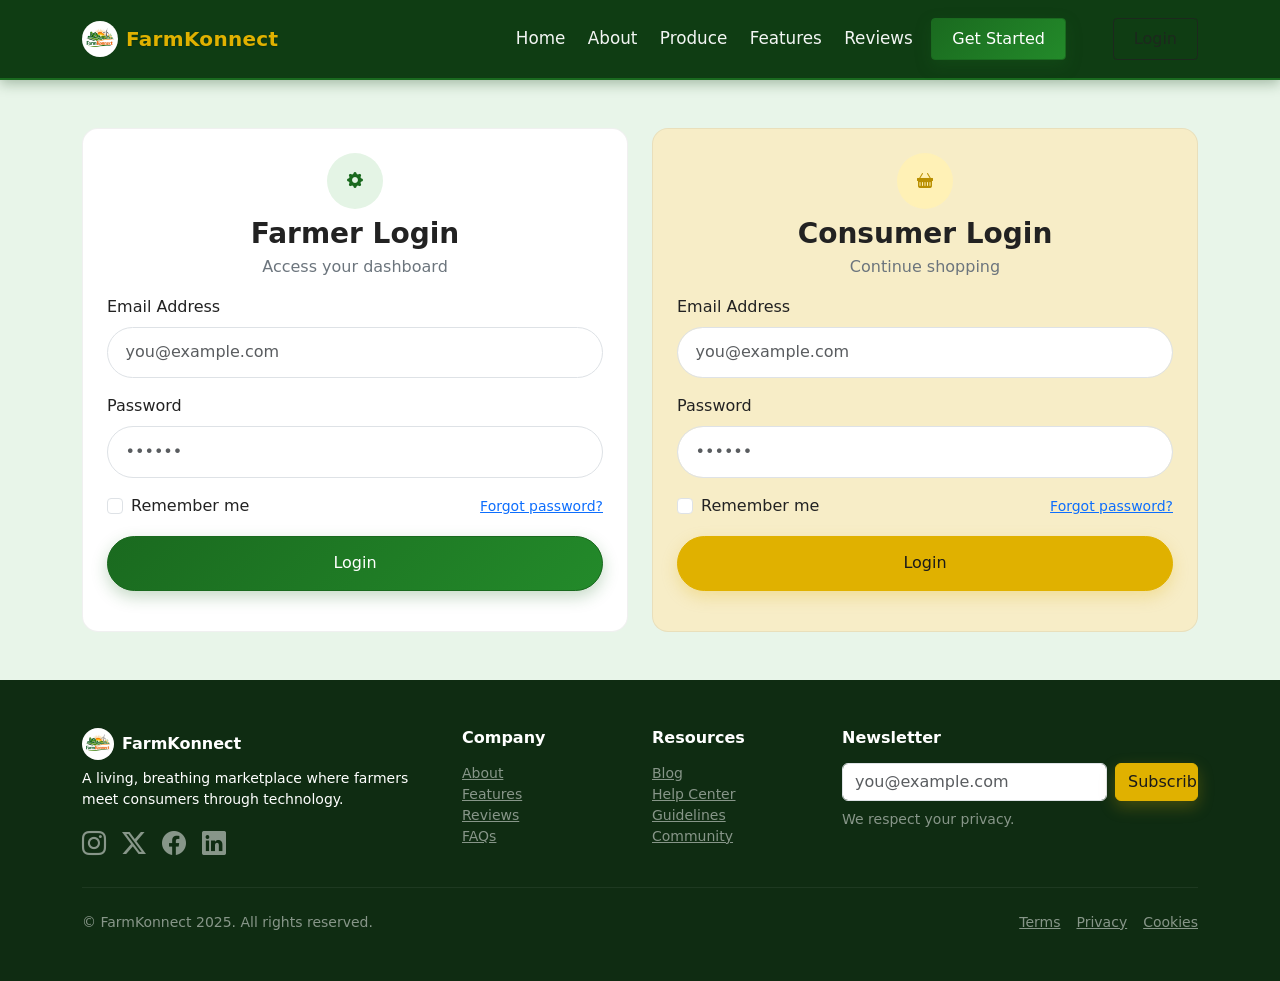
<file: dashboard.html>
<!doctype html>
<html lang="en">
<head>
    <meta charset="utf-8" />
    <meta name="viewport" content="width=device-width, initial-scale=1" />
    <meta http-equiv="Content-Security-Policy" content="default-src 'self' https://cdn.jsdelivr.net https://unpkg.com; img-src 'self' data: https:; style-src 'self' 'unsafe-inline' https://cdn.jsdelivr.net https://unpkg.com; script-src 'self' 'unsafe-inline' https://cdn.jsdelivr.net https://unpkg.com; font-src 'self' https://cdn.jsdelivr.net data:; object-src 'none'; base-uri 'self'; form-action 'self'; frame-ancestors 'none'; upgrade-insecure-requests" />
    <meta name="referrer" content="no-referrer" />
    <title>Dashboard - FarmKonnect</title>
    <link href="https://cdn.jsdelivr.net/npm/bootstrap@5.3.3/dist/css/bootstrap.min.css" rel="stylesheet" crossorigin="anonymous" />
    <link href="https://cdn.jsdelivr.net/npm/bootstrap-icons@1.11.3/font/bootstrap-icons.css" rel="stylesheet" />
    <link rel="stylesheet" href="styles.css" />
</head>
<body data-page="dashboard">
    <header>
        <nav class="navbar navbar-expand-lg" aria-label="Primary">
            <div class="container">
                <a class="navbar-brand d-flex align-items-center gap-2" href="index.html">
                    <img src="assets/logo.png" alt="FarmKonnect logo" width="36" height="36" class="rounded-circle object-fit-cover" />
                    <span class="fw-bold brand-text">FarmKonnect</span>
                </a>
                <button class="navbar-toggler" type="button" data-bs-toggle="collapse" data-bs-target="#primaryNav" aria-controls="primaryNav" aria-expanded="false" aria-label="Toggle navigation">
                    <span class="navbar-toggler-icon"></span>
                </button>
                <div class="collapse navbar-collapse" id="primaryNav">
                    <ul class="navbar-nav site-nav-links mb-2 mb-lg-0 align-items-lg-center">
                        <li class="nav-item"><button type="button" class="btn btn-gold btn-sm" data-action="logout">Logout</button></li>
                    </ul>
                </div>
            </div>
        </nav>
    </header>
    <main id="dashboardApp">
        <section class="py-5 section-light-green dashboard-shell">
            <div class="container">
                <div class="text-center py-5" data-dashboard-loading>
                    <div class="spinner-border text-ojaya" role="status" aria-label="Loading dashboard"></div>
                    <p class="text-secondary mt-3 mb-0">Loading your workspace...</p>
                </div>
            </div>
        </section>
    </main>
    <script src="https://cdn.jsdelivr.net/npm/bootstrap@5.3.3/dist/js/bootstrap.bundle.min.js" crossorigin="anonymous"></script>
    <script src="assets/js/auth.js"></script>
    <script src="assets/js/marketplace.js"></script>
</body>
</html>
</file>
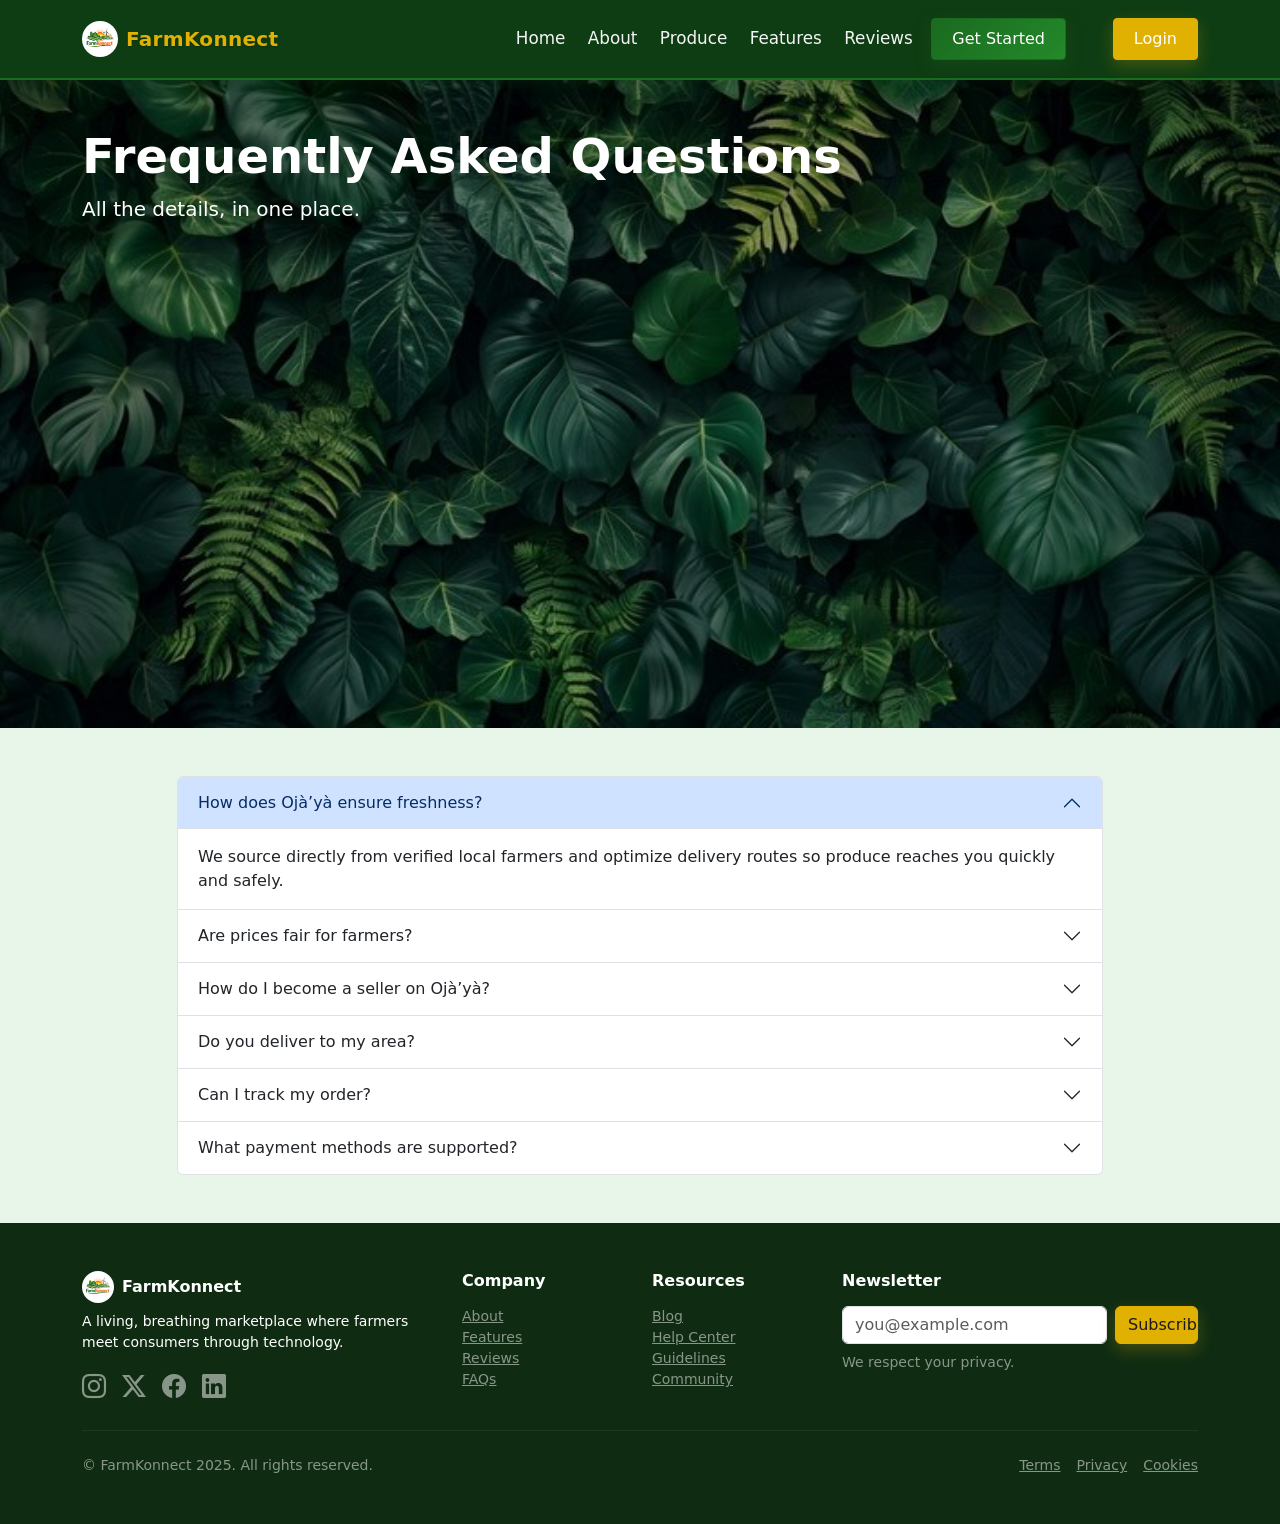
<file: faqs.html>
<!doctype html>
<html lang="en">
<head>
  <meta charset="utf-8" />
  <meta name="viewport" content="width=device-width, initial-scale=1" />
  <title>FAQs — FarmKonnect</title>
  <link href="https://cdn.jsdelivr.net/npm/bootstrap@5.3.3/dist/css/bootstrap.min.css" rel="stylesheet" crossorigin="anonymous" />
  <link href="https://cdn.jsdelivr.net/npm/bootstrap-icons@1.11.3/font/bootstrap-icons.css" rel="stylesheet" />
  <link href="https://unpkg.com/aos@2.3.1/dist/aos.css" rel="stylesheet">
  <link rel="stylesheet" href="styles.css" />
</head>
<body>
  <header>
    <nav class="navbar navbar-expand-lg" aria-label="Primary">
      <div class="container">
        <a class="navbar-brand d-flex align-items-center gap-2" href="index.html">
          <img src="assets/logo.png" alt="FarmKonnect logo" width="36" height="36" class="rounded-circle object-fit-cover" />
          <span class="fw-bold brand-text">FarmKonnect</span>
        </a>
        <button class="navbar-toggler" type="button" data-bs-toggle="collapse" data-bs-target="#primaryNav" aria-controls="primaryNav" aria-expanded="false" aria-label="Toggle navigation">
          <span class="navbar-toggler-icon"></span>
        </button>
        <div class="collapse navbar-collapse" id="primaryNav">
          <ul class="navbar-nav site-nav-links mb-2 mb-lg-0 align-items-lg-center">
            <li class="nav-item"><a class="nav-link" href="index.html">Home</a></li>
            <li class="nav-item"><a class="nav-link" href="about.html">About</a></li>
            <li class="nav-item"><a class="nav-link" href="produce.html">Produce</a></li>
            <li class="nav-item"><a class="nav-link" href="features.html">Features</a></li>
            <li class="nav-item"><a class="nav-link" href="reviews.html">Reviews</a></li>
            <li class="nav-item"><a class="nav-link active" aria-current="page" href="faqs.html">FAQs</a></li>
            <li class="nav-item ms-lg-3 me-2"><a class="btn btn-ojaya btn-sm" href="signup.html">Get Started</a></li>
            <li class="nav-item"><a class="btn btn-brown btn-sm" href="login.html">Login</a></li>
          </ul>
        </div>
      </div>
    </nav>
  </header>

  <main>
    <section class="hero hero-image position-relative text-white">
      <div class="hero-overlay"></div>
      <div class="container py-5 position-relative">
        <h1 class="display-5 fw-bold">Frequently Asked Questions</h1>
        <p class="lead">All the details, in one place.</p>
      </div>
    </section>

    <section class="py-5 section-light-green">
      <div class="container">
        <div class="row justify-content-center">
          <div class="col-lg-10">
            <div class="accordion" id="faqAccordion" data-aos="fade-up">
              <div class="accordion-item">
                <h2 class="accordion-header" id="faqOne">
                  <button class="accordion-button" type="button" data-bs-toggle="collapse" data-bs-target="#faqOneCollapse" aria-expanded="true" aria-controls="faqOneCollapse">
                    How does Ojà’yà ensure freshness?
                  </button>
                </h2>
                <div id="faqOneCollapse" class="accordion-collapse collapse show" aria-labelledby="faqOne" data-bs-parent="#faqAccordion">
                  <div class="accordion-body">We source directly from verified local farmers and optimize delivery routes so produce reaches you quickly and safely.</div>
                </div>
              </div>
              <div class="accordion-item">
                <h2 class="accordion-header" id="faqTwo">
                  <button class="accordion-button collapsed" type="button" data-bs-toggle="collapse" data-bs-target="#faqTwoCollapse" aria-expanded="false" aria-controls="faqTwoCollapse">
                    Are prices fair for farmers?
                  </button>
                </h2>
                <div id="faqTwoCollapse" class="accordion-collapse collapse" aria-labelledby="faqTwo" data-bs-parent="#faqAccordion">
                  <div class="accordion-body">Yes. By reducing intermediaries, we ensure transparent, fair pricing that benefits both farmers and consumers.</div>
                </div>
              </div>
              <div class="accordion-item">
                <h2 class="accordion-header" id="faqThree">
                  <button class="accordion-button collapsed" type="button" data-bs-toggle="collapse" data-bs-target="#faqThreeCollapse" aria-expanded="false" aria-controls="faqThreeCollapse">
                    How do I become a seller on Ojà’yà?
                  </button>
                </h2>
                <div id="faqThreeCollapse" class="accordion-collapse collapse" aria-labelledby="faqThree" data-bs-parent="#faqAccordion">
                  <div class="accordion-body">Sign up as a Farmer on the Get Started page, verify your profile, and list your produce. Our team can help you onboard.</div>
                </div>
              </div>
              <div class="accordion-item">
                <h2 class="accordion-header" id="faqFour">
                  <button class="accordion-button collapsed" type="button" data-bs-toggle="collapse" data-bs-target="#faqFourCollapse" aria-expanded="false" aria-controls="faqFourCollapse">
                    Do you deliver to my area?
                  </button>
                </h2>
                <div id="faqFourCollapse" class="accordion-collapse collapse" aria-labelledby="faqFour" data-bs-parent="#faqAccordion">
                  <div class="accordion-body">We’re expanding quickly. Enter your address at checkout to see delivery options, or contact support.</div>
                </div>
              </div>
              <div class="accordion-item">
                <h2 class="accordion-header" id="faqFive">
                  <button class="accordion-button collapsed" type="button" data-bs-toggle="collapse" data-bs-target="#faqFiveCollapse" aria-expanded="false" aria-controls="faqFiveCollapse">
                    Can I track my order?
                  </button>
                </h2>
                <div id="faqFiveCollapse" class="accordion-collapse collapse" aria-labelledby="faqFive" data-bs-parent="#faqAccordion">
                  <div class="accordion-body">Yes. You’ll receive updates via email/SMS. Real-time tracking is rolling out in select locations.</div>
                </div>
              </div>
              <div class="accordion-item">
                <h2 class="accordion-header" id="faqSix">
                  <button class="accordion-button collapsed" type="button" data-bs-toggle="collapse" data-bs-target="#faqSixCollapse" aria-expanded="false" aria-controls="faqSixCollapse">
                    What payment methods are supported?
                  </button>
                </h2>
                <div id="faqSixCollapse" class="accordion-collapse collapse" aria-labelledby="faqSix" data-bs-parent="#faqAccordion">
                  <div class="accordion-body">We accept major cards, bank transfers, and selected wallets. Cash on delivery is available in limited regions.</div>
                </div>
              </div>
            </div>
          </div>
        </div>
      </div>
    </section>
  </main>

  <footer class="footer text-white">
    <div class="container py-5">
      <div class="row g-4">
        <div class="col-md-6 col-lg-4">
          <div class="d-flex align-items-center gap-2 mb-2">
            <img src="assets/logo.png" alt="FarmKonnect logo" width="32" height="32" class="rounded-circle object-fit-cover" />
            <span class="fw-bold">FarmKonnect</span>
          </div>
          <p class="small mb-3">A living, breathing marketplace where farmers meet consumers through technology.</p>
          <div class="d-flex gap-3">
            <a class="text-white-50 hover-white" href="#" aria-label="Instagram"><i class="bi bi-instagram fs-4"></i></a>
            <a class="text-white-50 hover-white" href="#" aria-label="Twitter"><i class="bi bi-twitter-x fs-4"></i></a>
            <a class="text-white-50 hover-white" href="#" aria-label="Facebook"><i class="bi bi-facebook fs-4"></i></a>
            <a class="text-white-50 hover-white" href="#" aria-label="LinkedIn"><i class="bi bi-linkedin fs-4"></i></a>
          </div>
        </div>
        <div class="col-6 col-lg-2">
          <h6 class="fw-semibold mb-3">Company</h6>
          <ul class="list-unstyled small">
            <li><a class="text-white-50 hover-white" href="about.html">About</a></li>
            <li><a class="text-white-50 hover-white" href="features.html">Features</a></li>
            <li><a class="text-white-50 hover-white" href="reviews.html">Reviews</a></li>
            <li><a class="text-white-50 hover-white" href="faqs.html">FAQs</a></li>
          </ul>
        </div>
        <div class="col-6 col-lg-2">
          <h6 class="fw-semibold mb-3">Resources</h6>
          <ul class="list-unstyled small">
            <li><a class="text-white-50 hover-white" href="#">Blog</a></li>
            <li><a class="text-white-50 hover-white" href="#">Help Center</a></li>
            <li><a class="text-white-50 hover-white" href="#">Guidelines</a></li>
            <li><a class="text-white-50 hover-white" href="#">Community</a></li>
          </ul>
        </div>
        <div class="col-lg-4">
          <h6 class="fw-semibold mb-3">Newsletter</h6>
          <form class="d-flex gap-2">
            <label for="newsletterEmail" class="visually-hidden">Email</label>
            <input id="newsletterEmail" type="email" class="form-control" placeholder="you@example.com" required />
            <button type="submit" class="btn btn-gold">Subscribe</button>
          </form>
          <p class="small text-white-50 mt-2">We respect your privacy.</p>
        </div>
      </div>
      <hr class="border-white-25 my-4" />
      <div class="d-flex flex-column flex-md-row justify-content-between align-items-center small text-white-50">
        <p class="mb-2 mb-md-0">© FarmKonnect 2025. All rights reserved.</p>
        <div class="d-flex gap-3">
          <a class="text-white-50 hover-white" href="#">Terms</a>
          <a class="text-white-50 hover-white" href="#">Privacy</a>
          <a class="text-white-50 hover-white" href="#">Cookies</a>
        </div>
      </div>
    </div>
  </footer>

  <script src="https://cdn.jsdelivr.net/npm/bootstrap@5.3.3/dist/js/bootstrap.bundle.min.js" crossorigin="anonymous"></script>
  
  <!-- Navbar scroll effect -->
  <script>
    window.addEventListener('scroll', function() {
      const navbar = document.querySelector('.navbar');
      if (window.scrollY > 50) {
        navbar.classList.add('scrolled');
      } else {
        navbar.classList.remove('scrolled');
      }
    });
  </script>
  
  <script src="https://unpkg.com/aos@2.3.1/dist/aos.js"></script>
  <script>
    AOS.init({
      duration: 800,
      once: true,
      offset: 100,
      easing: 'ease-out-cubic'
    });
  </script>
</body>
</html>
</file>
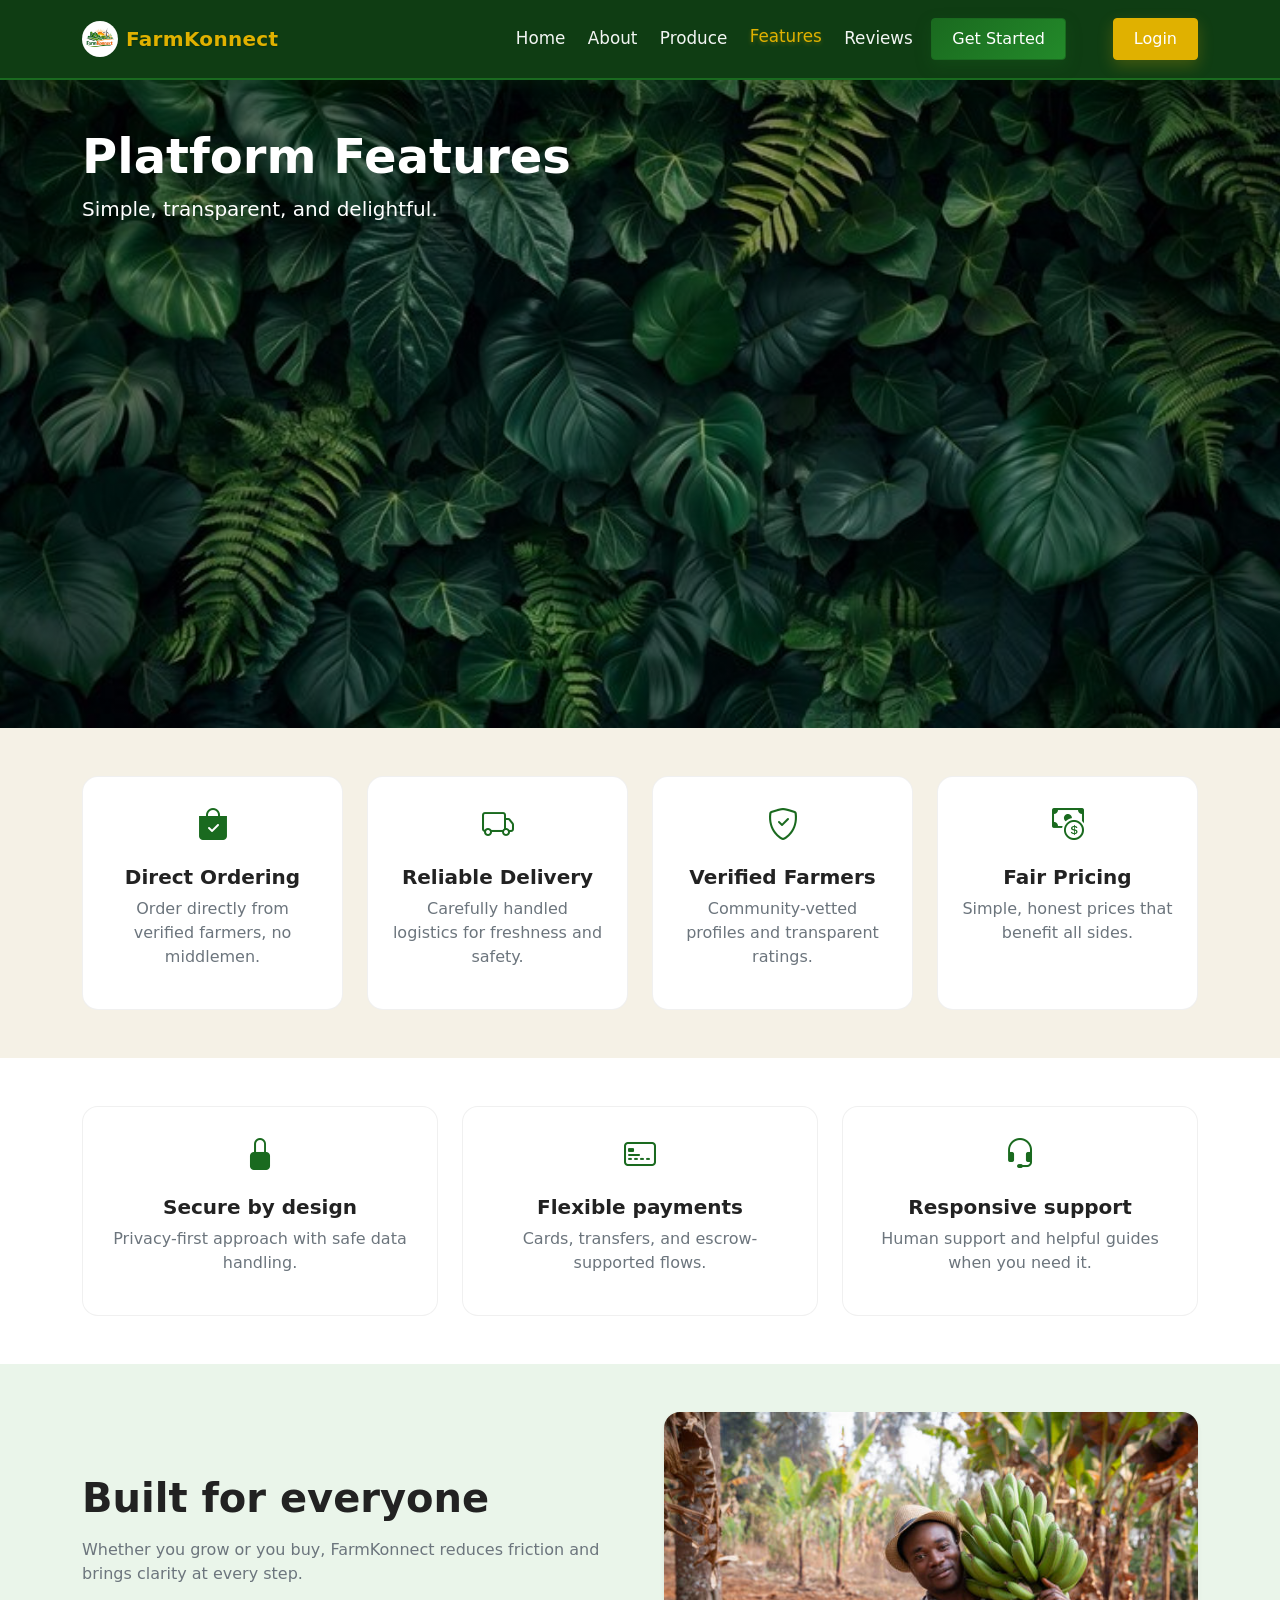
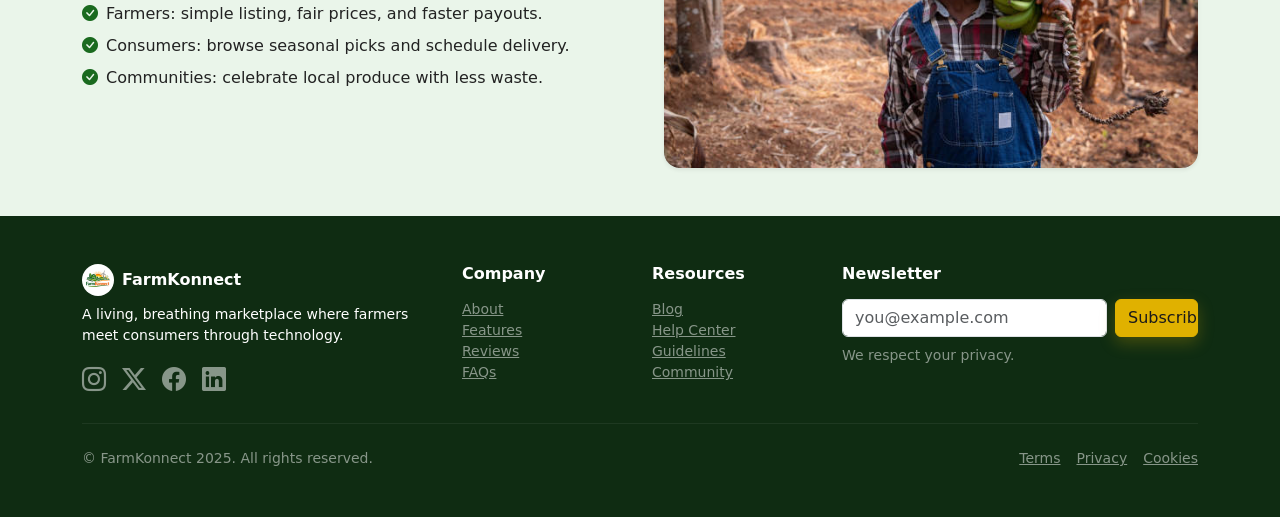
<file: features.html>
<!doctype html>
<html lang="en">

<head>
    <meta charset="utf-8" />
    <meta name="viewport" content="width=device-width, initial-scale=1" />
    <title>Features — FarmKonnect</title>
    <link href="https://cdn.jsdelivr.net/npm/bootstrap@5.3.3/dist/css/bootstrap.min.css" rel="stylesheet"
        crossorigin="anonymous" />
    <link href="https://cdn.jsdelivr.net/npm/bootstrap-icons@1.11.3/font/bootstrap-icons.css" rel="stylesheet" />
    <link href="https://unpkg.com/aos@2.3.1/dist/aos.css" rel="stylesheet">
    <link rel="stylesheet" href="styles.css" />
</head>

<body>
    <header>
        <nav class="navbar navbar-expand-lg" aria-label="Primary">
            <div class="container">
                <a class="navbar-brand d-flex align-items-center gap-2" href="index.html">
                    <img src="assets/logo.png" alt="FarmKonnect logo" width="36" height="36"
                        class="rounded-circle object-fit-cover" />
                    <span class="fw-bold brand-text">FarmKonnect</span>
                </a>
                <button class="navbar-toggler" type="button" data-bs-toggle="collapse" data-bs-target="#primaryNav"
                    aria-controls="primaryNav" aria-expanded="false" aria-label="Toggle navigation">
                    <span class="navbar-toggler-icon"></span>
                </button>
                <div class="collapse navbar-collapse" id="primaryNav">
                    <ul class="navbar-nav site-nav-links mb-2 mb-lg-0 align-items-lg-center">
                        <li class="nav-item"><a class="nav-link" href="index.html">Home</a></li>
                        <li class="nav-item"><a class="nav-link" href="about.html">About</a></li>
                        <li class="nav-item"><a class="nav-link" href="produce.html">Produce</a></li>
                        <li class="nav-item"><a class="nav-link active" aria-current="page"
                                href="features.html">Features</a></li>
                        <li class="nav-item"><a class="nav-link" href="reviews.html">Reviews</a></li>
                        <li class="nav-item"><a class="nav-link" href="faqs.html">FAQs</a></li>
                        <li class="nav-item ms-lg-3 me-2"><a class="btn btn-ojaya btn-sm" href="signup.html">Get
                                Started</a></li>
                        <li class="nav-item"><a class="btn btn-brown btn-sm" href="login.html">Login</a></li>
                    </ul>
                </div>
            </div>
        </nav>
    </header>

    <main>
        <section class="hero hero-image position-relative text-white">
            <div class="hero-overlay"></div>
            <div class="container py-5 position-relative">
                <h1 class="display-5 fw-bold">Platform Features</h1>
                <p class="lead">Simple, transparent, and delightful.</p>
            </div>
        </section>

        <section class="py-5 bg-beige">
            <div class="container">
                <div class="row g-4">
                    <div class="col-md-6 col-lg-3">
                        <div class="feature-card p-4 h-100 text-center">
                            <div class="icon-wrap mb-3"><i class="bi bi-bag-check-fill fs-2"></i></div>
                            <h5 class="fw-semibold">Direct Ordering</h5>
                            <p class="text-secondary">Order directly from verified farmers, no middlemen.</p>
                        </div>
                    </div>
                    <div class="col-md-6 col-lg-3">
                        <div class="feature-card p-4 h-100 text-center">
                            <div class="icon-wrap mb-3"><i class="bi bi-truck fs-2"></i></div>
                            <h5 class="fw-semibold">Reliable Delivery</h5>
                            <p class="text-secondary">Carefully handled logistics for freshness and safety.</p>
                        </div>
                    </div>
                    <div class="col-md-6 col-lg-3">
                        <div class="feature-card p-4 h-100 text-center">
                            <div class="icon-wrap mb-3"><i class="bi bi-shield-check fs-2"></i></div>
                            <h5 class="fw-semibold">Verified Farmers</h5>
                            <p class="text-secondary">Community-vetted profiles and transparent ratings.</p>
                        </div>
                    </div>
                    <div class="col-md-6 col-lg-3">
                        <div class="feature-card p-4 h-100 text-center">
                            <div class="icon-wrap mb-3"><i class="bi bi-cash-coin fs-2"></i></div>
                            <h5 class="fw-semibold">Fair Pricing</h5>
                            <p class="text-secondary">Simple, honest prices that benefit all sides.</p>
                        </div>
                    </div>
                </div>
            </div>
        </section>
        <section class="py-5">
            <div class="container">
                <div class="row g-4">
                    <div class="col-md-6 col-lg-4">
                        <div class="feature-card p-4 h-100 text-center">
                            <div class="icon-wrap mb-3"><i class="bi bi-lock-fill fs-2"></i></div>
                            <h5 class="fw-semibold">Secure by design</h5>
                            <p class="text-secondary">Privacy-first approach with safe data handling.</p>
                        </div>
                    </div>
                    <div class="col-md-6 col-lg-4">
                        <div class="feature-card p-4 h-100 text-center">
                            <div class="icon-wrap mb-3"><i class="bi bi-credit-card-2-front fs-2"></i></div>
                            <h5 class="fw-semibold">Flexible payments</h5>
                            <p class="text-secondary">Cards, transfers, and escrow-supported flows.</p>
                        </div>
                    </div>
                    <div class="col-md-6 col-lg-4">
                        <div class="feature-card p-4 h-100 text-center">
                            <div class="icon-wrap mb-3"><i class="bi bi-headset fs-2"></i></div>
                            <h5 class="fw-semibold">Responsive support</h5>
                            <p class="text-secondary">Human support and helpful guides when you need it.</p>
                        </div>
                    </div>
                </div>
            </div>
        </section>

        <section class="py-5 section-sage">
            <div class="container">
                <div class="row align-items-center g-5">
                    <div class="col-lg-6">
                        <h2 class="fw-bold h1 mb-3">Built for everyone</h2>
                        <p class="text-secondary mb-3">Whether you grow or you buy, FarmKonnect reduces friction and brings clarity at every step.</p>
                        <ul class="list-unstyled">
                            <li class="d-flex align-items-start gap-2 mb-2"><i class="bi bi-check-circle-fill text-ojaya"></i><span>Farmers: simple listing, fair prices, and faster payouts.</span></li>
                            <li class="d-flex align-items-start gap-2 mb-2"><i class="bi bi-check-circle-fill text-ojaya"></i><span>Consumers: browse seasonal picks and schedule delivery.</span></li>
                            <li class="d-flex align-items-start gap-2"><i class="bi bi-check-circle-fill text-ojaya"></i><span>Communities: celebrate local produce with less waste.</span></li>
                        </ul>
                    </div>
                    <div class="col-lg-6">
                        <img src="assets/about.jpg" alt="Farmers and consumers connecting" class="img-fluid rounded-4 shadow-sm" loading="lazy" />
                    </div>
                </div>
            </div>
        </section>
    </main>

    <footer class="footer text-white">
        <div class="container py-5">
            <div class="row g-4">
                <div class="col-md-6 col-lg-4">
                    <div class="d-flex align-items-center gap-2 mb-2">
                        <img src="assets/logo.png" alt="FarmKonnect logo" width="32" height="32"
                            class="rounded-circle object-fit-cover" />
                        <span class="fw-bold">FarmKonnect</span>
                    </div>
                    <p class="small mb-3">A living, breathing marketplace where farmers meet consumers through
                        technology.</p>
                    <div class="d-flex gap-3">
                        <a class="text-white-50 hover-white" href="#" aria-label="Instagram"><i
                                class="bi bi-instagram fs-4"></i></a>
                        <a class="text-white-50 hover-white" href="#" aria-label="Twitter"><i
                                class="bi bi-twitter-x fs-4"></i></a>
                        <a class="text-white-50 hover-white" href="#" aria-label="Facebook"><i
                                class="bi bi-facebook fs-4"></i></a>
                        <a class="text-white-50 hover-white" href="#" aria-label="LinkedIn"><i
                                class="bi bi-linkedin fs-4"></i></a>
                    </div>
                </div>
                <div class="col-6 col-lg-2">
                    <h6 class="fw-semibold mb-3">Company</h6>
                    <ul class="list-unstyled small">
                        <li><a class="text-white-50 hover-white" href="about.html">About</a></li>
                        <li><a class="text-white-50 hover-white" href="features.html">Features</a></li>
                        <li><a class="text-white-50 hover-white" href="reviews.html">Reviews</a></li>
                        <li><a class="text-white-50 hover-white" href="faqs.html">FAQs</a></li>
                    </ul>
                </div>
                <div class="col-6 col-lg-2">
                    <h6 class="fw-semibold mb-3">Resources</h6>
                    <ul class="list-unstyled small">
                        <li><a class="text-white-50 hover-white" href="#">Blog</a></li>
                        <li><a class="text-white-50 hover-white" href="#">Help Center</a></li>
                        <li><a class="text-white-50 hover-white" href="#">Guidelines</a></li>
                        <li><a class="text-white-50 hover-white" href="#">Community</a></li>
                    </ul>
                </div>
                <div class="col-lg-4">
                    <h6 class="fw-semibold mb-3">Newsletter</h6>
                    <form class="d-flex gap-2">
                        <label for="newsletterEmail" class="visually-hidden">Email</label>
                        <input id="newsletterEmail" type="email" class="form-control" placeholder="you@example.com"
                            required />
                        <button type="submit" class="btn btn-gold">Subscribe</button>
                    </form>
                    <p class="small text-white-50 mt-2">We respect your privacy.</p>
                </div>
            </div>
            <hr class="border-white-25 my-4" />
            <div class="d-flex flex-column flex-md-row justify-content-between align-items-center small text-white-50">
                <p class="mb-2 mb-md-0">© FarmKonnect 2025. All rights reserved.</p>
                <div class="d-flex gap-3">
                    <a class="text-white-50 hover-white" href="#">Terms</a>
                    <a class="text-white-50 hover-white" href="#">Privacy</a>
                    <a class="text-white-50 hover-white" href="#">Cookies</a>
                </div>
            </div>
        </div>
    </footer>

    <script src="https://cdn.jsdelivr.net/npm/bootstrap@5.3.3/dist/js/bootstrap.bundle.min.js"
        crossorigin="anonymous"></script>
    
    <!-- Navbar scroll effect -->
    <script>
        window.addEventListener('scroll', function() {
            const navbar = document.querySelector('.navbar');
            if (window.scrollY > 50) {
                navbar.classList.add('scrolled');
            } else {
                navbar.classList.remove('scrolled');
            }
        });
    </script>
    
    <script src="https://unpkg.com/aos@2.3.1/dist/aos.js"></script>
    <script>
        AOS.init({
            duration: 800,
            once: true,
            offset: 100,
            easing: 'ease-out-cubic'
        });
    </script>
</body>

</html>
</file>
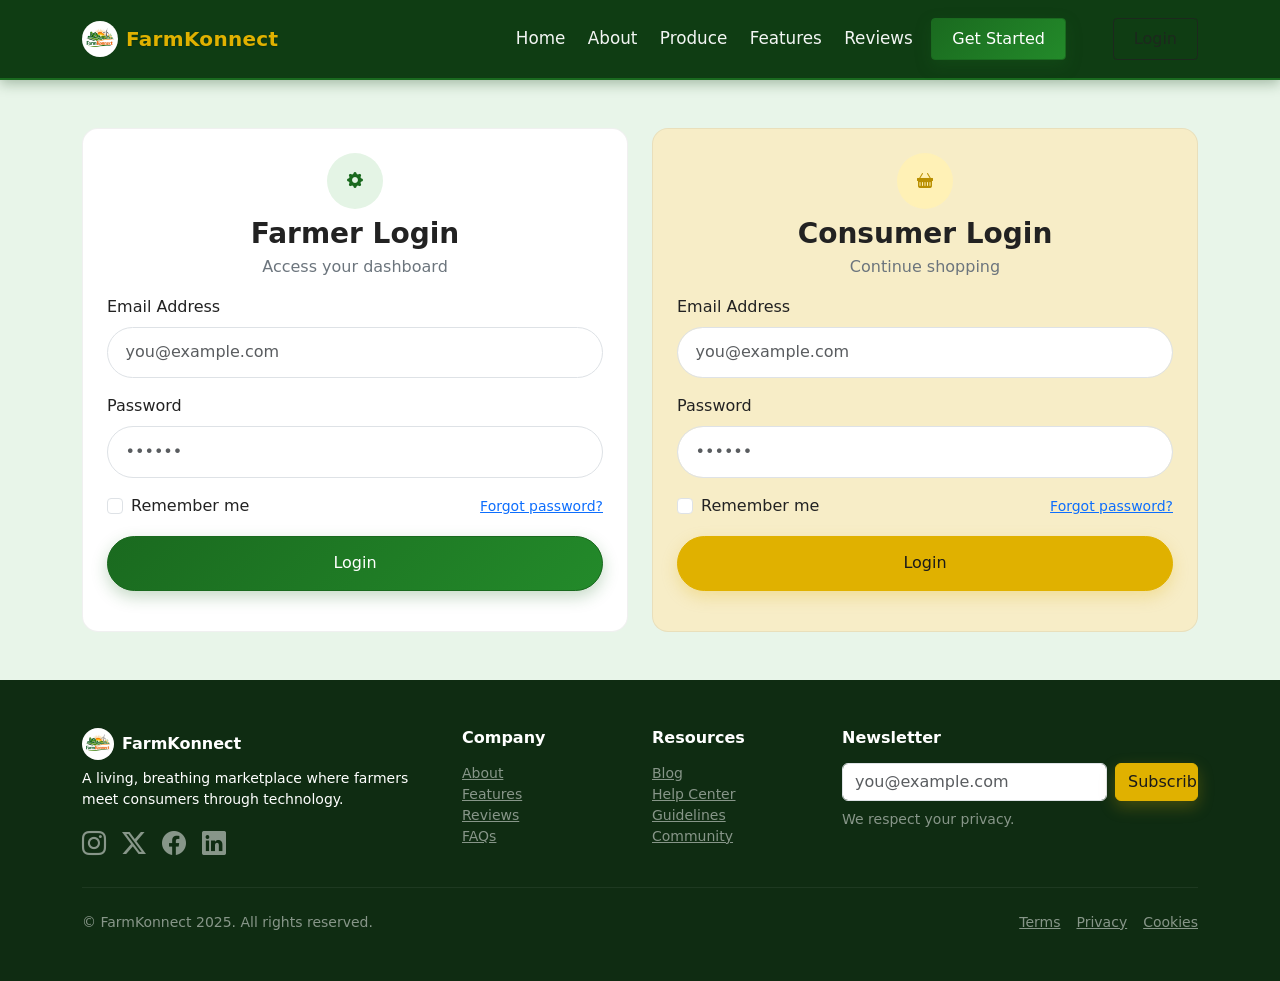
<file: login.html>
<!doctype html>
<html lang="en">

<head>
    <meta charset="utf-8" />
    <meta name="viewport" content="width=device-width, initial-scale=1" />
    <meta http-equiv="Content-Security-Policy"
        content="default-src 'self' https://cdn.jsdelivr.net https://unpkg.com; img-src 'self' data: https:; style-src 'self' 'unsafe-inline' https://cdn.jsdelivr.net https://unpkg.com; script-src 'self' 'unsafe-inline' https://cdn.jsdelivr.net https://unpkg.com; font-src 'self' https://cdn.jsdelivr.net data:; object-src 'none'; base-uri 'self'; form-action 'self'; frame-ancestors 'none'; upgrade-insecure-requests" />
    <meta name="referrer" content="no-referrer" />
    <title>Login — FarmKonnect</title>
    <link href="https://cdn.jsdelivr.net/npm/bootstrap@5.3.3/dist/css/bootstrap.min.css" rel="stylesheet"
        crossorigin="anonymous" />
    <link href="https://cdn.jsdelivr.net/npm/bootstrap-icons@1.11.3/font/bootstrap-icons.css" rel="stylesheet" />
    <link href="https://unpkg.com/aos@2.3.1/dist/aos.css" rel="stylesheet">
    <link rel="stylesheet" href="styles.css" />
    <style>
        .portal-card {
            border-radius: 16px;
            border: 1px solid rgba(0, 0, 0, .06);
            background: #fff;
        }

        .portal-card.alt {
            background: #f7edc7;
        }

        .portal-icon {
            width: 56px;
            height: 56px;
            display: grid;
            place-items: center;
            border-radius: 50%;
        }

        .portal-icon.green {
            background: #e4f4e5;
            color: var(--green);
        }

        .portal-icon.gold {
            background: #fff1b6;
            color: #b98f00;
        }

        .pill-input {
            border-radius: 999px;
            padding: .8rem 1.1rem;
        }

        .btn-pill {
            border-radius: 999px;
            padding: .9rem 1.25rem;
        }
    </style>
</head>

<body data-page="login">
    <header>
        <nav class="navbar navbar-expand-lg" aria-label="Primary">
            <div class="container">
                <a class="navbar-brand d-flex align-items-center gap-2" href="index.html">
                    <img src="assets/logo.png" alt="FarmKonnect logo" width="36" height="36"
                        class="rounded-circle object-fit-cover" />
                    <span class="fw-bold brand-text">FarmKonnect</span>
                </a>
                <button class="navbar-toggler" type="button" data-bs-toggle="collapse" data-bs-target="#primaryNav"
                    aria-controls="primaryNav" aria-expanded="false" aria-label="Toggle navigation">
                    <span class="navbar-toggler-icon"></span>
                </button>
                <div class="collapse navbar-collapse" id="primaryNav">
                    <ul class="navbar-nav site-nav-links mb-2 mb-lg-0 align-items-lg-center">
                        <li class="nav-item"><a class="nav-link" href="index.html">Home</a></li>
                        <li class="nav-item"><a class="nav-link" href="about.html">About</a></li>
                        <li class="nav-item"><a class="nav-link" href="produce.html">Produce</a></li>
                        <li class="nav-item"><a class="nav-link" href="features.html">Features</a></li>
                        <li class="nav-item"><a class="nav-link" href="reviews.html">Reviews</a></li>
                        <li class="nav-item"><a class="nav-link" href="faqs.html">FAQs</a></li>
                        <li class="nav-item ms-lg-3 me-2"><a class="btn btn-ojaya btn-sm" href="signup.html">Get
                                Started</a></li>
                        <li class="nav-item d-none d-lg-block"><span
                                class="btn btn-outline-ojaya btn-sm disabled opacity-75">Login</span></li>
                    </ul>
                </div>
            </div>
        </nav>
    </header>

    <main>

        <section class="py-5 section-light-green">
            <div class="container">
                <div class="row g-4">
                    <div class="col-lg-6">
                        <div class="portal-card p-4 h-100" data-aos="fade-right">
                            <div class="text-center mb-3">
                                <div class="portal-icon green mx-auto mb-2"><i class="bi bi-gear-fill"></i></div>
                                <h3 class="fw-bold mb-1">Farmer Login</h3>
                                <p class="text-secondary">Access your dashboard</p>
                            </div>
                            <form id="farmerLoginForm" class="row g-3" novalidate>
                                <div class="col-12">
                                    <label for="lfEmail" class="form-label">Email Address</label>
                                    <input id="lfEmail" type="email" class="form-control pill-input"
                                        placeholder="you@example.com" maxlength="120" autocomplete="email" required />
                                </div>
                                <div class="col-12">
                                    <label for="lfPass" class="form-label">Password</label>
                                    <input id="lfPass" type="password" minlength="8" maxlength="128"
                                        class="form-control pill-input" placeholder="••••••"
                                        autocomplete="current-password" required />
                                </div>
                                <div class="col-12 d-flex justify-content-between align-items-center">
                                    <div class="form-check">
                                        <input class="form-check-input" type="checkbox" id="lfRemember" />
                                        <label for="lfRemember" class="form-check-label">Remember me</label>
                                    </div>
                                    <a href="#" class="small">Forgot password?</a>
                                </div>
                                <div class="col-12">
                                    <button type="submit" class="btn btn-ojaya w-100 btn-pill">Login</button>
                                </div>
                                <div class="col-12">
                                    <div id="farmerLoginFeedback" class="alert d-none mb-0" role="alert" aria-live="polite"></div>
                                </div>
                            </form>
                        </div>
                    </div>
                    <div class="col-lg-6">
                        <div class="portal-card alt p-4 h-100" data-aos="fade-left">
                            <div class="text-center mb-3">
                                <div class="portal-icon gold mx-auto mb-2"><i class="bi bi-basket-fill"></i></div>
                                <h3 class="fw-bold mb-1">Consumer Login</h3>
                                <p class="text-secondary">Continue shopping</p>
                            </div>
                            <form id="consumerLoginForm" class="row g-3" novalidate>
                                <div class="col-12">
                                    <label for="lcEmail" class="form-label">Email Address</label>
                                    <input id="lcEmail" type="email" class="form-control pill-input"
                                        placeholder="you@example.com" maxlength="120" autocomplete="email" required />
                                </div>
                                <div class="col-12">
                                    <label for="lcPass" class="form-label">Password</label>
                                    <input id="lcPass" type="password" minlength="8" maxlength="128"
                                        class="form-control pill-input" placeholder="••••••"
                                        autocomplete="current-password" required />
                                </div>
                                <div class="col-12 d-flex justify-content-between align-items-center">
                                    <div class="form-check">
                                        <input class="form-check-input" type="checkbox" id="lcRemember" />
                                        <label for="lcRemember" class="form-check-label">Remember me</label>
                                    </div>
                                    <a href="#" class="small">Forgot password?</a>
                                </div>
                                <div class="col-12">
                                    <button type="submit" class="btn btn-gold w-100 btn-pill">Login</button>
                                </div>
                                <div class="col-12">
                                    <div id="consumerLoginFeedback" class="alert d-none mb-0" role="alert" aria-live="polite"></div>
                                </div>
                            </form>
                        </div>
                    </div>
                </div>
            </div>
        </section>
    </main>

    <footer class="footer text-white">
        <div class="container py-5">
            <div class="row g-4">
                <div class="col-md-6 col-lg-4">
                    <div class="d-flex align-items-center gap-2 mb-2">
                        <img src="assets/logo.png" alt="FarmKonnect logo" width="32" height="32"
                            class="rounded-circle object-fit-cover" />
                        <span class="fw-bold">FarmKonnect</span>
                    </div>
                    <p class="small mb-3">A living, breathing marketplace where farmers meet consumers through
                        technology.</p>
                    <div class="d-flex gap-3">
                        <a class="text-white-50 hover-white" href="#" aria-label="Instagram"><i
                                class="bi bi-instagram fs-4"></i></a>
                        <a class="text-white-50 hover-white" href="#" aria-label="Twitter"><i
                                class="bi bi-twitter-x fs-4"></i></a>
                        <a class="text-white-50 hover-white" href="#" aria-label="Facebook"><i
                                class="bi bi-facebook fs-4"></i></a>
                        <a class="text-white-50 hover-white" href="#" aria-label="LinkedIn"><i
                                class="bi bi-linkedin fs-4"></i></a>
                    </div>
                </div>
                <div class="col-6 col-lg-2">
                    <h6 class="fw-semibold mb-3">Company</h6>
                    <ul class="list-unstyled small">
                        <li><a class="text-white-50 hover-white" href="about.html">About</a></li>
                        <li><a class="text-white-50 hover-white" href="features.html">Features</a></li>
                        <li><a class="text-white-50 hover-white" href="reviews.html">Reviews</a></li>
                        <li><a class="text-white-50 hover-white" href="faqs.html">FAQs</a></li>
                    </ul>
                </div>
                <div class="col-6 col-lg-2">
                    <h6 class="fw-semibold mb-3">Resources</h6>
                    <ul class="list-unstyled small">
                        <li><a class="text-white-50 hover-white" href="#">Blog</a></li>
                        <li><a class="text-white-50 hover-white" href="#">Help Center</a></li>
                        <li><a class="text-white-50 hover-white" href="#">Guidelines</a></li>
                        <li><a class="text-white-50 hover-white" href="#">Community</a></li>
                    </ul>
                </div>
                <div class="col-lg-4">
                    <h6 class="fw-semibold mb-3">Newsletter</h6>
                    <form class="d-flex gap-2">
                        <label for="newsletterEmail" class="visually-hidden">Email</label>
                        <input id="newsletterEmail" type="email" class="form-control" placeholder="you@example.com"
                            required />
                        <button type="submit" class="btn btn-gold">Subscribe</button>
                    </form>
                    <p class="small text-white-50 mt-2">We respect your privacy.</p>
                </div>
            </div>
            <hr class="border-white-25 my-4" />
            <div class="d-flex flex-column flex-md-row justify-content-between align-items-center small text-white-50">
                <p class="mb-2 mb-md-0">© FarmKonnect 2025. All rights reserved.</p>
                <div class="d-flex gap-3">
                    <a class="text-white-50 hover-white" href="#">Terms</a>
                    <a class="text-white-50 hover-white" href="#">Privacy</a>
                    <a class="text-white-50 hover-white" href="#">Cookies</a>
                </div>
            </div>
        </div>
    </footer>

    <script src="https://cdn.jsdelivr.net/npm/bootstrap@5.3.3/dist/js/bootstrap.bundle.min.js"
        crossorigin="anonymous"></script>
    <script src="assets/js/auth.js"></script>
    
    <!-- Navbar scroll effect -->
    <script>
        window.addEventListener('scroll', function() {
            const navbar = document.querySelector('.navbar');
            if (window.scrollY > 50) {
                navbar.classList.add('scrolled');
            } else {
                navbar.classList.remove('scrolled');
            }
        });
    </script>
    
    <script src="https://unpkg.com/aos@2.3.1/dist/aos.js"></script>
    <script>
        AOS.init({
            duration: 800,
            once: true,
            offset: 100,
            easing: 'ease-out-cubic'
        });
    </script>
</body>

</html>
</file>
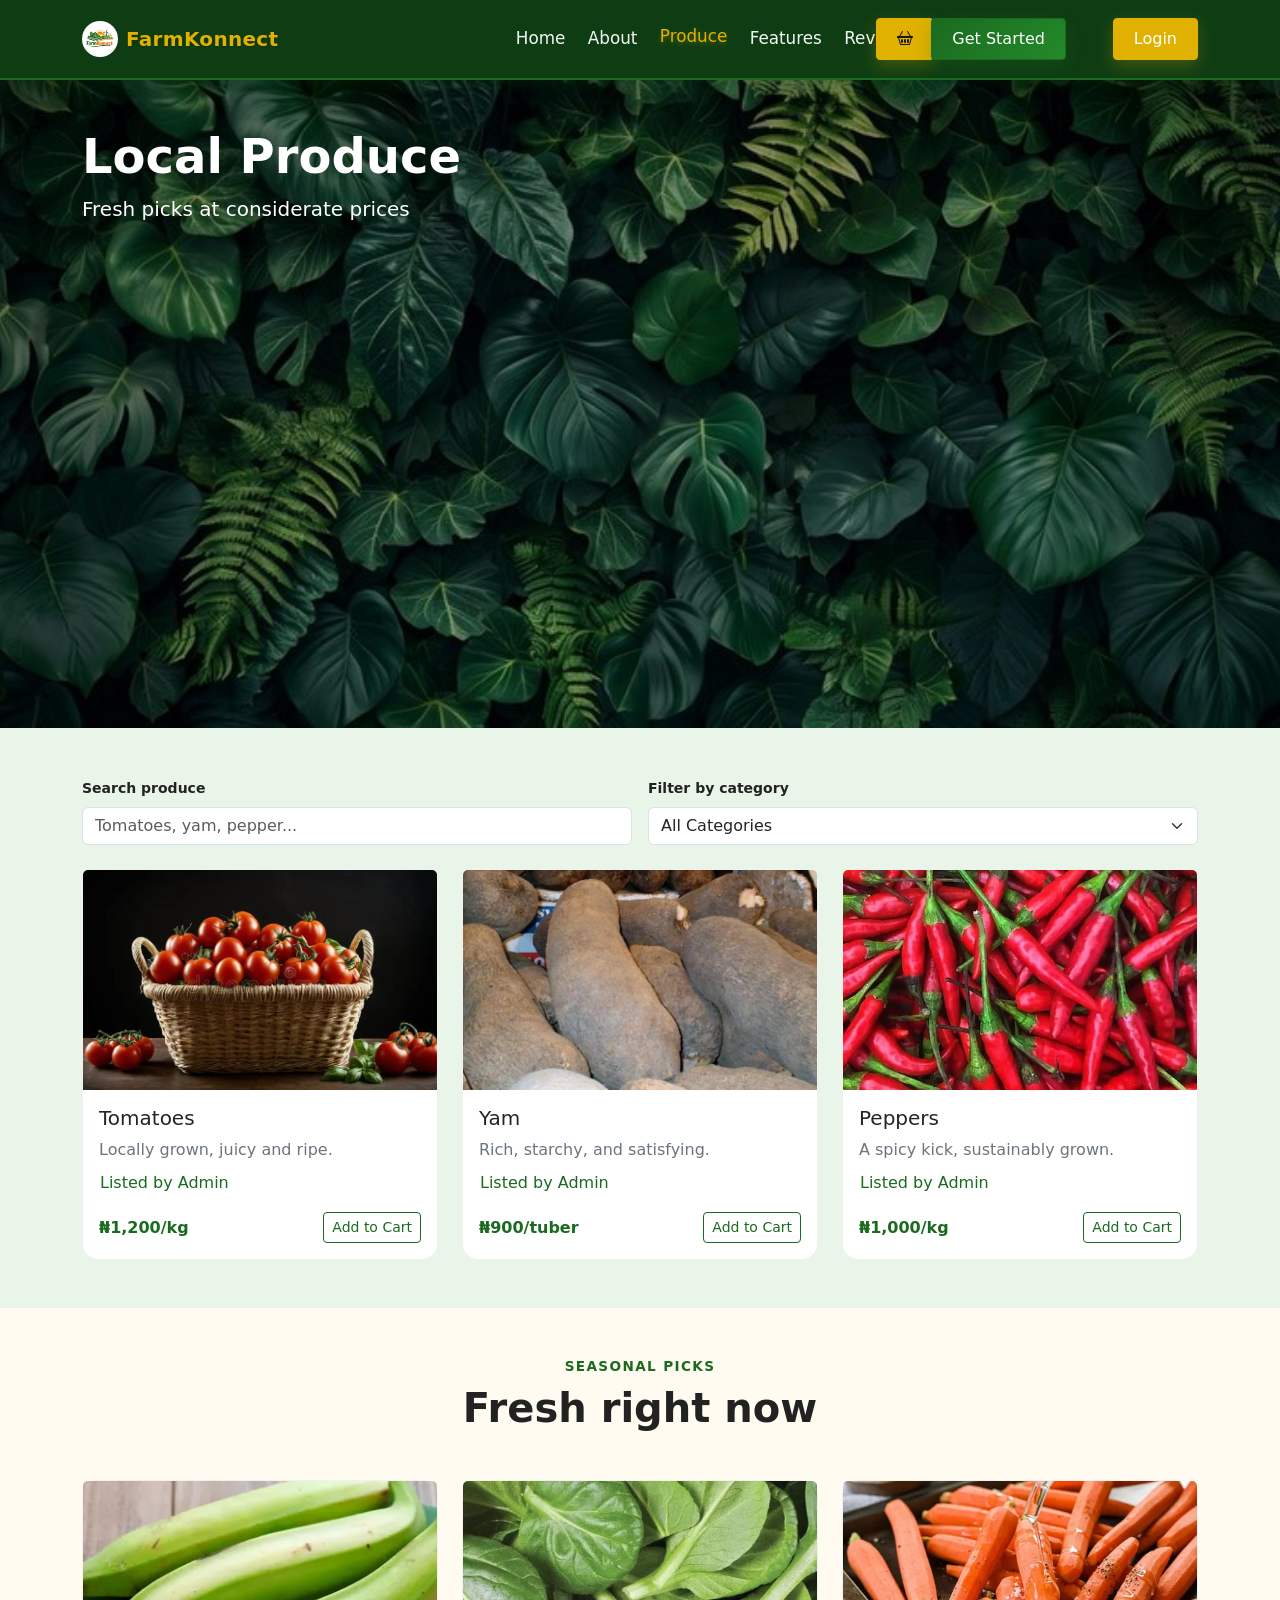
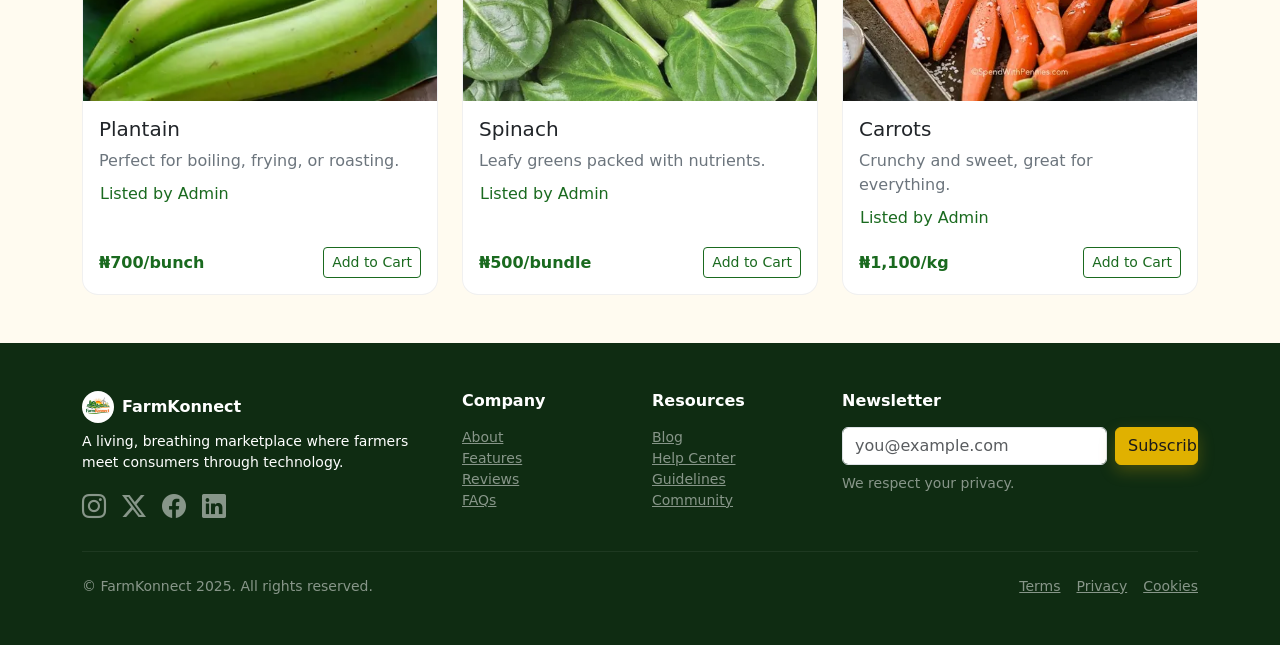
<file: produce.html>
<!doctype html>
<html lang="en">
<head>
  <meta charset="utf-8" />
  <meta name="viewport" content="width=device-width, initial-scale=1" />
  <title>Local Produce — FarmKonnect</title>
  <link href="https://cdn.jsdelivr.net/npm/bootstrap@5.3.3/dist/css/bootstrap.min.css" rel="stylesheet" crossorigin="anonymous" />
  <link href="https://cdn.jsdelivr.net/npm/bootstrap-icons@1.11.3/font/bootstrap-icons.css" rel="stylesheet" />
  <link href="https://unpkg.com/aos@2.3.1/dist/aos.css" rel="stylesheet">
  <link rel="stylesheet" href="styles.css" />
</head>
<body>
  <header>
    <nav class="navbar navbar-expand-lg" aria-label="Primary">
      <div class="container">
        <a class="navbar-brand d-flex align-items-center gap-2" href="index.html">
          <img src="assets/logo.png" alt="FarmKonnect logo" width="36" height="36" class="rounded-circle object-fit-cover" />
          <span class="fw-bold brand-text">FarmKonnect</span>
        </a>
        <button class="navbar-toggler" type="button" data-bs-toggle="collapse" data-bs-target="#primaryNav" aria-controls="primaryNav" aria-expanded="false" aria-label="Toggle navigation">
          <span class="navbar-toggler-icon"></span>
        </button>
        <div class="collapse navbar-collapse" id="primaryNav">
          <ul class="navbar-nav site-nav-links mb-2 mb-lg-0 align-items-lg-center">
            <li class="nav-item"><a class="nav-link" href="index.html">Home</a></li>
            <li class="nav-item"><a class="nav-link" href="about.html">About</a></li>
            <li class="nav-item"><a class="nav-link active" aria-current="page" href="produce.html">Produce</a></li>
            <li class="nav-item"><a class="nav-link" href="features.html">Features</a></li>
            <li class="nav-item"><a class="nav-link" href="reviews.html">Reviews</a></li>
            <li class="nav-item"><a class="nav-link" href="faqs.html">FAQs</a></li>
            <li class="nav-item ms-lg-3 me-2">
              <button type="button" class="btn btn-gold btn-sm cart-badge" data-cart-open title="View cart">
                <i class="bi bi-basket2"></i>
                <span data-cart-count class="d-none">0</span>
              </button>
            </li>
            <li class="nav-item me-2"><a class="btn btn-ojaya btn-sm" href="signup.html">Get Started</a></li>
            <li class="nav-item"><a class="btn btn-brown btn-sm" href="login.html">Login</a></li>
          </ul>
        </div>
      </div>
    </nav>
  </header>

  <main>
    <section class="hero hero-image position-relative text-white">
      <div class="hero-overlay"></div>
      <div class="container py-5 position-relative">
        <h1 class="display-5 fw-bold">Local Produce</h1>
        <p class="lead">Fresh picks at considerate prices</p>
      </div>
    </section>

    <section class="py-5 bg-sage">
      <div class="container">
        <div class="row mb-4 g-3 align-items-end">
          <div class="col-md-6">
            <label for="produceSearch" class="form-label small fw-semibold">Search produce</label>
            <input id="produceSearch" type="text" class="form-control" placeholder="Tomatoes, yam, pepper..." />
          </div>
          <div class="col-md-6">
            <label for="produceFilter" class="form-label small fw-semibold">Filter by category</label>
            <select id="produceFilter" class="form-select">
              <option value="all">All Categories</option>
              <option value="Vegetables">Vegetables</option>
              <option value="Tubers">Tubers</option>
              <option value="Fruits">Fruits</option>
              <option value="Greens">Greens</option>
            </select>
          </div>
        </div>
        <div id="produceProductGrid" class="row g-4" aria-live="polite"></div>
      </div>
    </section>
    <section class="py-5 section-cream">
      <div class="container">
        <div class="text-center mb-5">
          <p class="overline text-uppercase fw-semibold text-ojaya mb-2" data-aos="fade-down">Seasonal Picks</p>
          <h3 class="h1 fw-bold" data-aos="fade-up">Fresh right now</h3>
        </div>
        <div id="seasonalProductGrid" class="row g-4" aria-live="polite"></div>
      </div>
    </section>
  </main>

  <footer class="footer text-white">
    <div class="container py-5">
      <div class="row g-4">
        <div class="col-md-6 col-lg-4">
          <div class="d-flex align-items-center gap-2 mb-2">
            <img src="assets/logo.png" alt="FarmKonnect logo" width="32" height="32" class="rounded-circle object-fit-cover" />
            <span class="fw-bold">FarmKonnect</span>
          </div>
          <p class="small mb-3">A living, breathing marketplace where farmers meet consumers through technology.</p>
          <div class="d-flex gap-3">
            <a class="text-white-50 hover-white" href="#" aria-label="Instagram"><i class="bi bi-instagram fs-4"></i></a>
            <a class="text-white-50 hover-white" href="#" aria-label="Twitter"><i class="bi bi-twitter-x fs-4"></i></a>
            <a class="text-white-50 hover-white" href="#" aria-label="Facebook"><i class="bi bi-facebook fs-4"></i></a>
            <a class="text-white-50 hover-white" href="#" aria-label="LinkedIn"><i class="bi bi-linkedin fs-4"></i></a>
          </div>
        </div>
        <div class="col-6 col-lg-2">
          <h6 class="fw-semibold mb-3">Company</h6>
          <ul class="list-unstyled small">
            <li><a class="text-white-50 hover-white" href="about.html">About</a></li>
            <li><a class="text-white-50 hover-white" href="features.html">Features</a></li>
            <li><a class="text-white-50 hover-white" href="reviews.html">Reviews</a></li>
            <li><a class="text-white-50 hover-white" href="faqs.html">FAQs</a></li>
          </ul>
        </div>
        <div class="col-6 col-lg-2">
          <h6 class="fw-semibold mb-3">Resources</h6>
          <ul class="list-unstyled small">
            <li><a class="text-white-50 hover-white" href="#">Blog</a></li>
            <li><a class="text-white-50 hover-white" href="#">Help Center</a></li>
            <li><a class="text-white-50 hover-white" href="#">Guidelines</a></li>
            <li><a class="text-white-50 hover-white" href="#">Community</a></li>
          </ul>
        </div>
        <div class="col-lg-4">
          <h6 class="fw-semibold mb-3">Newsletter</h6>
          <form class="d-flex gap-2">
            <label for="newsletterEmail" class="visually-hidden">Email</label>
            <input id="newsletterEmail" type="email" class="form-control" placeholder="you@example.com" required />
            <button type="submit" class="btn btn-gold">Subscribe</button>
          </form>
          <p class="small text-white-50 mt-2">We respect your privacy.</p>
        </div>
      </div>
      <hr class="border-white-25 my-4" />
      <div class="d-flex flex-column flex-md-row justify-content-between align-items-center small text-white-50">
        <p class="mb-2 mb-md-0">© FarmKonnect 2025. All rights reserved.</p>
        <div class="d-flex gap-3">
          <a class="text-white-50 hover-white" href="#">Terms</a>
          <a class="text-white-50 hover-white" href="#">Privacy</a>
          <a class="text-white-50 hover-white" href="#">Cookies</a>
        </div>
      </div>
    </div>
  </footer>

  <script src="https://cdn.jsdelivr.net/npm/bootstrap@5.3.3/dist/js/bootstrap.bundle.min.js" crossorigin="anonymous"></script>
  
  <!-- Navbar scroll effect -->
  <script>
    window.addEventListener('scroll', function() {
      const navbar = document.querySelector('.navbar');
      if (window.scrollY > 50) {
        navbar.classList.add('scrolled');
      } else {
        navbar.classList.remove('scrolled');
      }
    });
  </script>
  
  <script src="https://unpkg.com/aos@2.3.1/dist/aos.js"></script>
  <script>
    AOS.init({
      duration: 800,
      once: true,
      offset: 100,
      easing: 'ease-out-cubic'
    });
  </script>
  <script src="assets/js/auth.js"></script>
  <!-- Marketplace Cart Module -->
  <script src="assets/js/marketplace.js"></script>
</body>
</html>
</file>
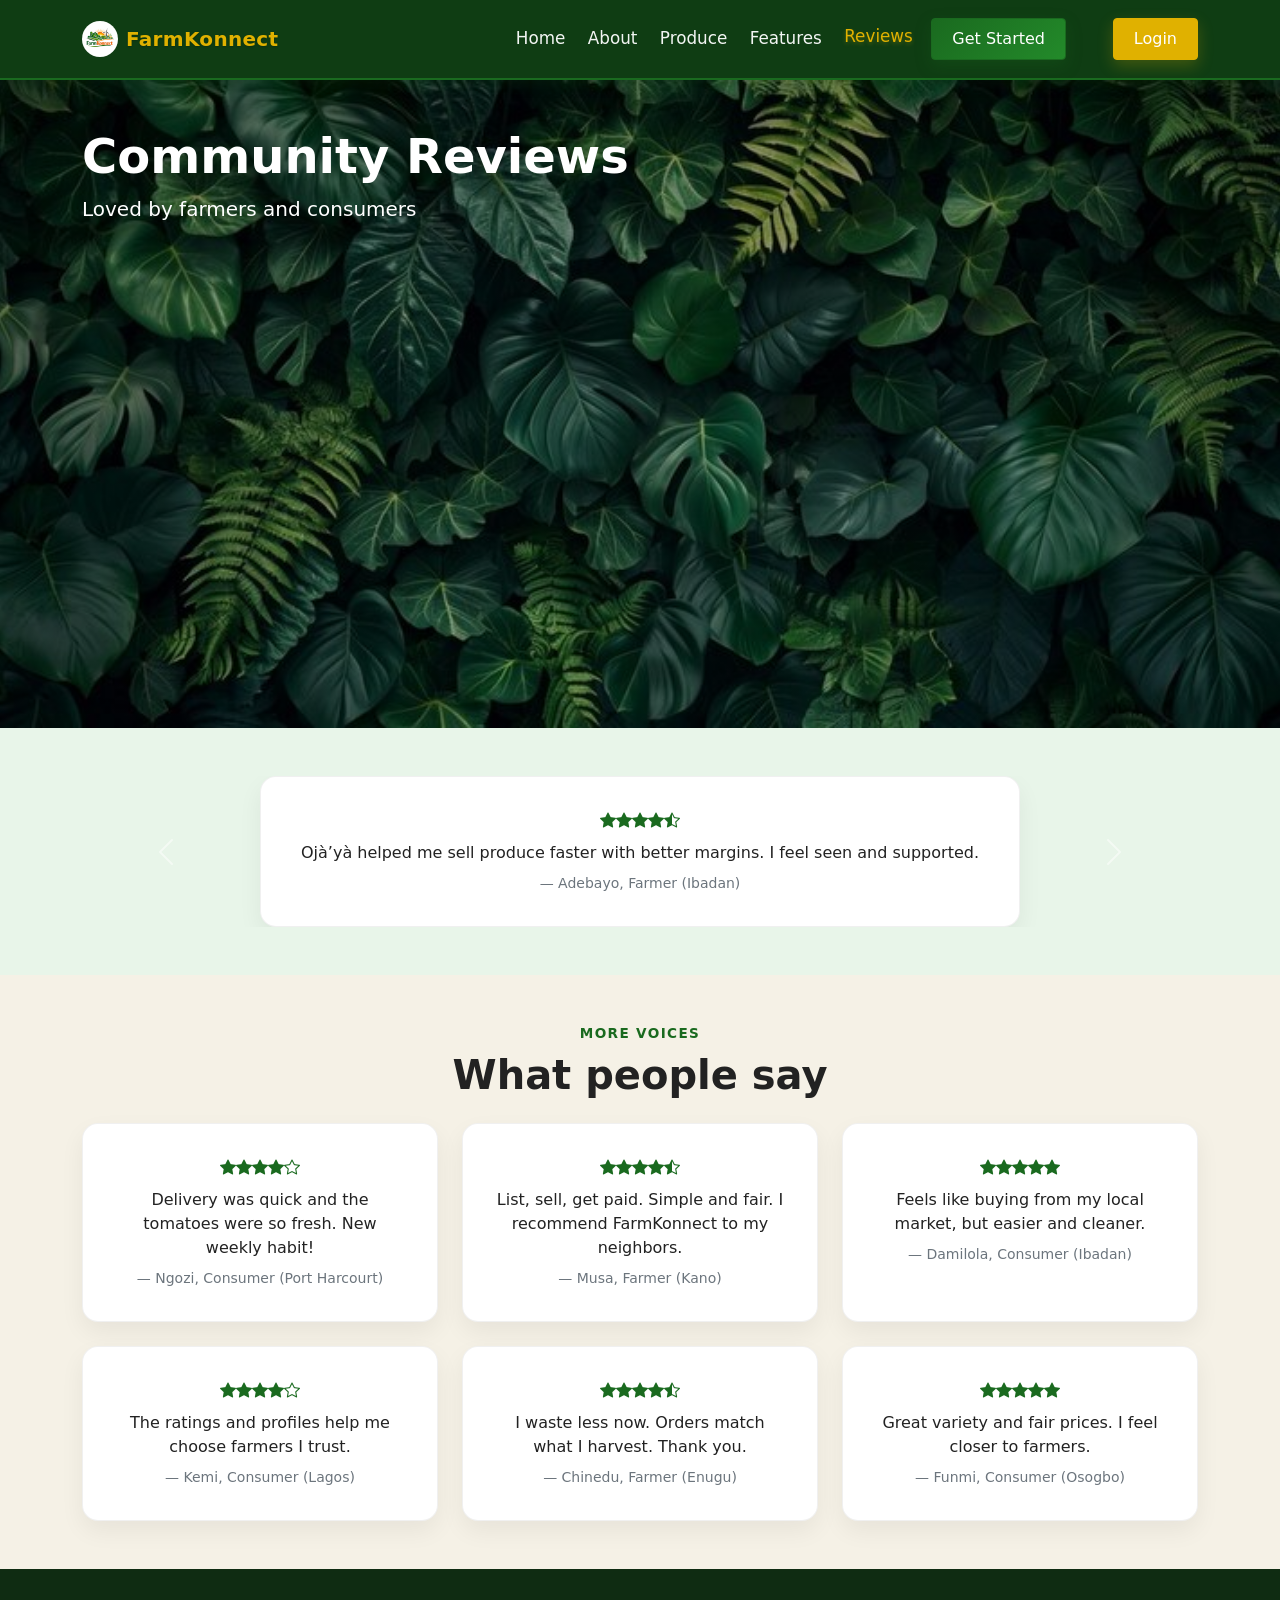
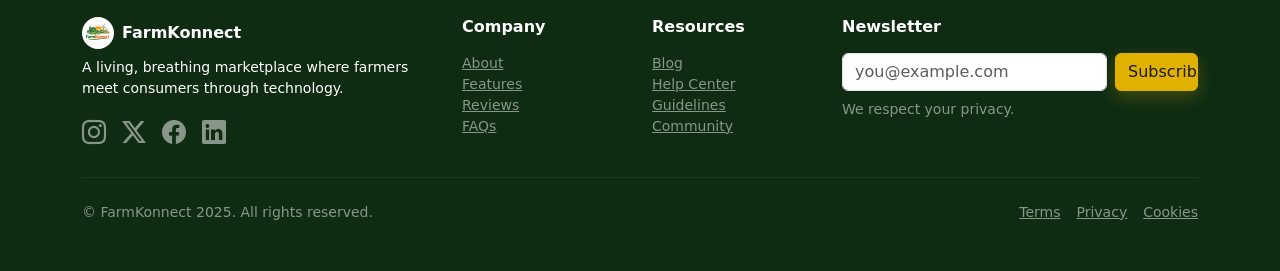
<file: reviews.html>
<!doctype html>
<html lang="en">
<head>
  <meta charset="utf-8" />
  <meta name="viewport" content="width=device-width, initial-scale=1" />
  <title>Reviews — FarmKonnect</title>
  <link href="https://cdn.jsdelivr.net/npm/bootstrap@5.3.3/dist/css/bootstrap.min.css" rel="stylesheet" crossorigin="anonymous" />
  <link href="https://cdn.jsdelivr.net/npm/bootstrap-icons@1.11.3/font/bootstrap-icons.css" rel="stylesheet" />
  <link href="https://unpkg.com/aos@2.3.1/dist/aos.css" rel="stylesheet">
  <link rel="stylesheet" href="styles.css" />
</head>
<body>
  <header>
    <nav class="navbar navbar-expand-lg" aria-label="Primary">
      <div class="container">
        <a class="navbar-brand d-flex align-items-center gap-2" href="index.html">
          <img src="assets/logo.png" alt="FarmKonnect logo" width="36" height="36" class="rounded-circle object-fit-cover" />
          <span class="fw-bold brand-text">FarmKonnect</span>
        </a>
        <button class="navbar-toggler" type="button" data-bs-toggle="collapse" data-bs-target="#primaryNav" aria-controls="primaryNav" aria-expanded="false" aria-label="Toggle navigation">
          <span class="navbar-toggler-icon"></span>
        </button>
        <div class="collapse navbar-collapse" id="primaryNav">
          <ul class="navbar-nav site-nav-links mb-2 mb-lg-0 align-items-lg-center">
            <li class="nav-item"><a class="nav-link" href="index.html">Home</a></li>
            <li class="nav-item"><a class="nav-link" href="about.html">About</a></li>
            <li class="nav-item"><a class="nav-link" href="produce.html">Produce</a></li>
            <li class="nav-item"><a class="nav-link" href="features.html">Features</a></li>
            <li class="nav-item"><a class="nav-link active" aria-current="page" href="reviews.html">Reviews</a></li>
            <li class="nav-item"><a class="nav-link" href="faqs.html">FAQs</a></li>
            <li class="nav-item ms-lg-3 me-2"><a class="btn btn-ojaya btn-sm" href="signup.html">Get Started</a></li>
            <li class="nav-item"><a class="btn btn-brown btn-sm" href="login.html">Login</a></li>
          </ul>
        </div>
      </div>
    </nav>
  </header>

  <main>
    <section class="hero hero-image position-relative text-white">
      <div class="hero-overlay"></div>
      <div class="container py-5 position-relative">
        <h1 class="display-5 fw-bold">Community Reviews</h1>
        <p class="lead">Loved by farmers and consumers</p>
      </div>
    </section>

    <section class="py-5 section-light-green">
      <div class="container">
        <div id="reviewsCarousel" class="carousel slide" data-bs-ride="carousel" data-aos="zoom-in">
          <div class="carousel-inner">
            <div class="carousel-item active">
              <div class="review-card mx-auto">
                <div class="stars mb-2 text-ojaya" aria-hidden="true">
                  <i class="bi bi-star-fill"></i><i class="bi bi-star-fill"></i><i class="bi bi-star-fill"></i><i class="bi bi-star-fill"></i><i class="bi bi-star-half"></i>
                </div>
                <blockquote class="mb-2">Ojà’yà helped me sell produce faster with better margins. I feel seen and supported.</blockquote>
                <div class="small text-secondary">— Adebayo, Farmer (Ibadan)</div>
              </div>
            </div>
            <div class="carousel-item">
              <div class="review-card mx-auto">
                <div class="stars mb-2 text-ojaya" aria-hidden="true">
                  <i class="bi bi-star-fill"></i><i class="bi bi-star-fill"></i><i class="bi bi-star-fill"></i><i class="bi bi-star-fill"></i><i class="bi bi-star-fill"></i>
                </div>
                <blockquote class="mb-2">The freshness is unmatched and prices are fair. I love supporting local farmers.</blockquote>
                <div class="small text-secondary">— Ada, Consumer (Lagos)</div>
              </div>
            </div>
            <div class="carousel-item">
              <div class="review-card mx-auto">
                <div class="stars mb-2 text-ojaya" aria-hidden="true">
                  <i class="bi bi-star-fill"></i><i class="bi bi-star-fill"></i><i class="bi bi-star-fill"></i><i class="bi bi-star-fill"></i><i class="bi bi-star"></i>
                </div>
                <blockquote class="mb-2">Clean design, easy ordering, and on-time delivery. Highly recommend Ojà’yà.</blockquote>
                <div class="small text-secondary">— Kunle, Consumer (Abuja)</div>
              </div>
            </div>
          </div>
          <button class="carousel-control-prev" type="button" data-bs-target="#reviewsCarousel" data-bs-slide="prev" aria-label="Previous review">
            <span class="carousel-control-prev-icon" aria-hidden="true"></span>
          </button>
          <button class="carousel-control-next" type="button" data-bs-target="#reviewsCarousel" data-bs-slide="next" aria-label="Next review">
            <span class="carousel-control-next-icon" aria-hidden="true"></span>
          </button>
        </div>
      </div>
    </section>
    <section class="py-5 section-beige">
      <div class="container">
        <div class="text-center mb-4">
          <p class="overline text-uppercase fw-semibold text-ojaya mb-2">More voices</p>
          <h3 class="h1 fw-bold">What people say</h3>
        </div>
        <div class="row g-4">
          <div class="col-md-6 col-lg-4">
            <div class="review-card h-100">
              <div class="stars mb-2 text-ojaya" aria-hidden="true">
                <i class="bi bi-star-fill"></i><i class="bi bi-star-fill"></i><i class="bi bi-star-fill"></i><i class="bi bi-star-fill"></i><i class="bi bi-star"></i>
              </div>
              <blockquote class="mb-2">Delivery was quick and the tomatoes were so fresh. New weekly habit!</blockquote>
              <div class="small text-secondary">— Ngozi, Consumer (Port Harcourt)</div>
            </div>
          </div>
          <div class="col-md-6 col-lg-4">
            <div class="review-card h-100">
              <div class="stars mb-2 text-ojaya" aria-hidden="true">
                <i class="bi bi-star-fill"></i><i class="bi bi-star-fill"></i><i class="bi bi-star-fill"></i><i class="bi bi-star-fill"></i><i class="bi bi-star-half"></i>
              </div>
              <blockquote class="mb-2">List, sell, get paid. Simple and fair. I recommend FarmKonnect to my neighbors.</blockquote>
              <div class="small text-secondary">— Musa, Farmer (Kano)</div>
            </div>
          </div>
          <div class="col-md-6 col-lg-4">
            <div class="review-card h-100">
              <div class="stars mb-2 text-ojaya" aria-hidden="true">
                <i class="bi bi-star-fill"></i><i class="bi bi-star-fill"></i><i class="bi bi-star-fill"></i><i class="bi bi-star-fill"></i><i class="bi bi-star-fill"></i>
              </div>
              <blockquote class="mb-2">Feels like buying from my local market, but easier and cleaner.</blockquote>
              <div class="small text-secondary">— Damilola, Consumer (Ibadan)</div>
            </div>
          </div>
          <div class="col-md-6 col-lg-4">
            <div class="review-card h-100">
              <div class="stars mb-2 text-ojaya" aria-hidden="true">
                <i class="bi bi-star-fill"></i><i class="bi bi-star-fill"></i><i class="bi bi-star-fill"></i><i class="bi bi-star-fill"></i><i class="bi bi-star"></i>
              </div>
              <blockquote class="mb-2">The ratings and profiles help me choose farmers I trust.</blockquote>
              <div class="small text-secondary">— Kemi, Consumer (Lagos)</div>
            </div>
          </div>
          <div class="col-md-6 col-lg-4">
            <div class="review-card h-100">
              <div class="stars mb-2 text-ojaya" aria-hidden="true">
                <i class="bi bi-star-fill"></i><i class="bi bi-star-fill"></i><i class="bi bi-star-fill"></i><i class="bi bi-star-fill"></i><i class="bi bi-star-half"></i>
              </div>
              <blockquote class="mb-2">I waste less now. Orders match what I harvest. Thank you.</blockquote>
              <div class="small text-secondary">— Chinedu, Farmer (Enugu)</div>
            </div>
          </div>
          <div class="col-md-6 col-lg-4">
            <div class="review-card h-100">
              <div class="stars mb-2 text-ojaya" aria-hidden="true">
                <i class="bi bi-star-fill"></i><i class="bi bi-star-fill"></i><i class="bi bi-star-fill"></i><i class="bi bi-star-fill"></i><i class="bi bi-star-fill"></i>
              </div>
              <blockquote class="mb-2">Great variety and fair prices. I feel closer to farmers.</blockquote>
              <div class="small text-secondary">— Funmi, Consumer (Osogbo)</div>
            </div>
          </div>
        </div>
      </div>
    </section>
  </main>

  <footer class="footer text-white">
    <div class="container py-5">
      <div class="row g-4">
        <div class="col-md-6 col-lg-4">
          <div class="d-flex align-items-center gap-2 mb-2">
            <img src="assets/logo.png" alt="FarmKonnect logo" width="32" height="32" class="rounded-circle object-fit-cover" />
            <span class="fw-bold">FarmKonnect</span>
          </div>
          <p class="small mb-3">A living, breathing marketplace where farmers meet consumers through technology.</p>
          <div class="d-flex gap-3">
            <a class="text-white-50 hover-white" href="#" aria-label="Instagram"><i class="bi bi-instagram fs-4"></i></a>
            <a class="text-white-50 hover-white" href="#" aria-label="Twitter"><i class="bi bi-twitter-x fs-4"></i></a>
            <a class="text-white-50 hover-white" href="#" aria-label="Facebook"><i class="bi bi-facebook fs-4"></i></a>
            <a class="text-white-50 hover-white" href="#" aria-label="LinkedIn"><i class="bi bi-linkedin fs-4"></i></a>
          </div>
        </div>
        <div class="col-6 col-lg-2">
          <h6 class="fw-semibold mb-3">Company</h6>
          <ul class="list-unstyled small">
            <li><a class="text-white-50 hover-white" href="about.html">About</a></li>
            <li><a class="text-white-50 hover-white" href="features.html">Features</a></li>
            <li><a class="text-white-50 hover-white" href="reviews.html">Reviews</a></li>
            <li><a class="text-white-50 hover-white" href="faqs.html">FAQs</a></li>
          </ul>
        </div>
        <div class="col-6 col-lg-2">
          <h6 class="fw-semibold mb-3">Resources</h6>
          <ul class="list-unstyled small">
            <li><a class="text-white-50 hover-white" href="#">Blog</a></li>
            <li><a class="text-white-50 hover-white" href="#">Help Center</a></li>
            <li><a class="text-white-50 hover-white" href="#">Guidelines</a></li>
            <li><a class="text-white-50 hover-white" href="#">Community</a></li>
          </ul>
        </div>
        <div class="col-lg-4">
          <h6 class="fw-semibold mb-3">Newsletter</h6>
          <form class="d-flex gap-2">
            <label for="newsletterEmail" class="visually-hidden">Email</label>
            <input id="newsletterEmail" type="email" class="form-control" placeholder="you@example.com" required />
            <button type="submit" class="btn btn-gold">Subscribe</button>
          </form>
          <p class="small text-white-50 mt-2">We respect your privacy.</p>
        </div>
      </div>
      <hr class="border-white-25 my-4" />
      <div class="d-flex flex-column flex-md-row justify-content-between align-items-center small text-white-50">
        <p class="mb-2 mb-md-0">© FarmKonnect 2025. All rights reserved.</p>
        <div class="d-flex gap-3">
          <a class="text-white-50 hover-white" href="#">Terms</a>
          <a class="text-white-50 hover-white" href="#">Privacy</a>
          <a class="text-white-50 hover-white" href="#">Cookies</a>
        </div>
      </div>
    </div>
  </footer>

  <script src="https://cdn.jsdelivr.net/npm/bootstrap@5.3.3/dist/js/bootstrap.bundle.min.js" crossorigin="anonymous"></script>
  
  <!-- Navbar scroll effect -->
  <script>
    window.addEventListener('scroll', function() {
      const navbar = document.querySelector('.navbar');
      if (window.scrollY > 50) {
        navbar.classList.add('scrolled');
      } else {
        navbar.classList.remove('scrolled');
      }
    });
  </script>
  
  <script src="https://unpkg.com/aos@2.3.1/dist/aos.js"></script>
  <script>
    AOS.init({
      duration: 800,
      once: true,
      offset: 100,
      easing: 'ease-out-cubic'
    });
  </script>
</body>
</html>
</file>
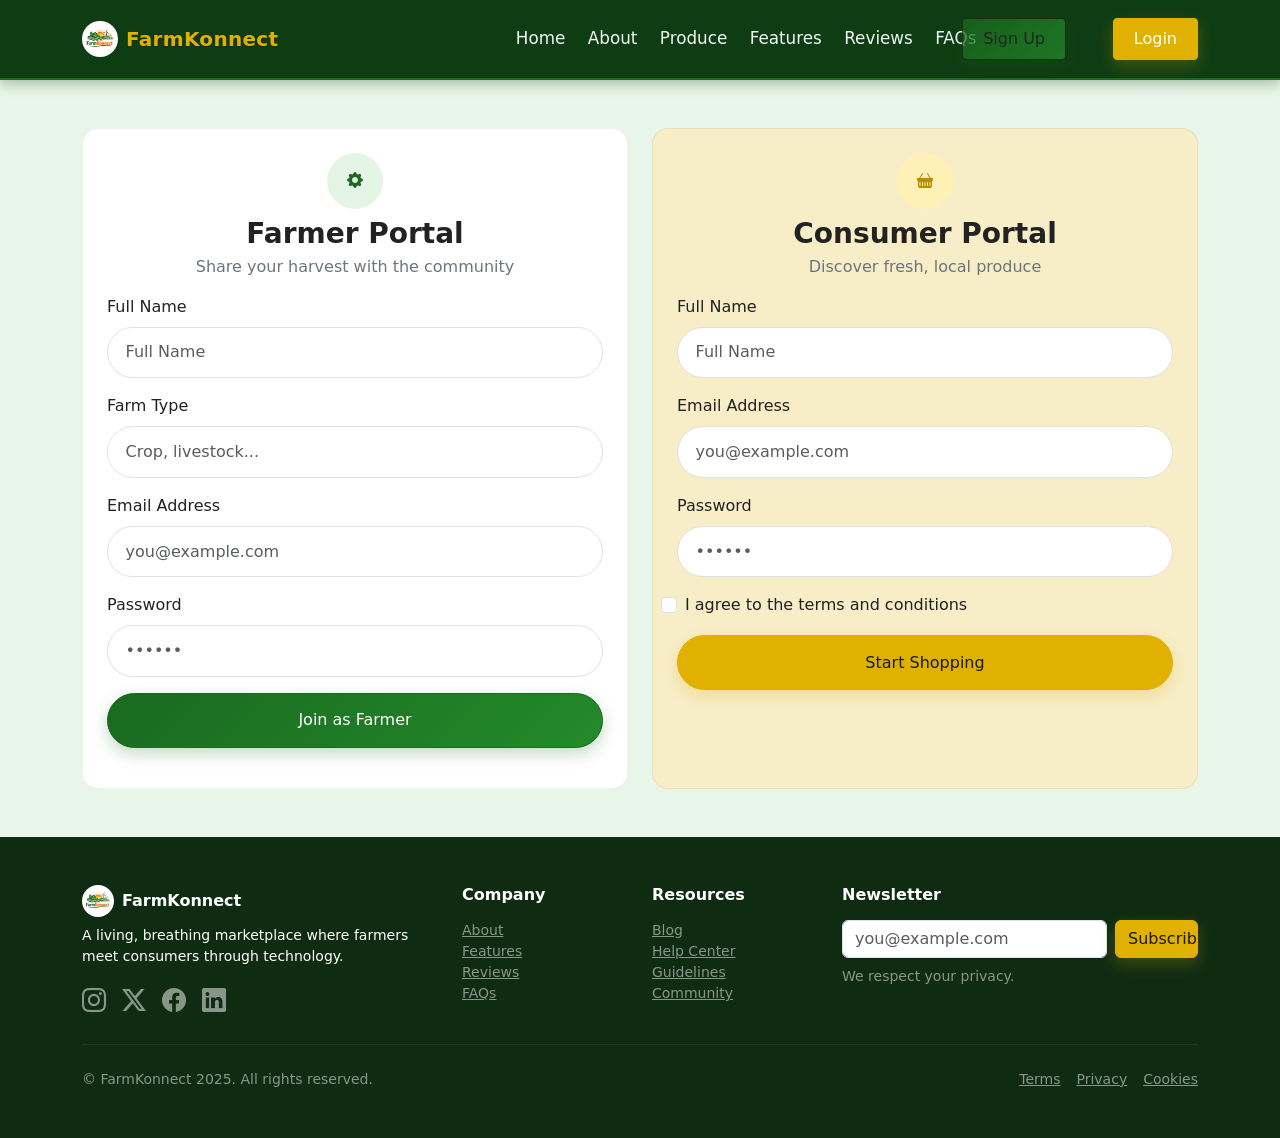
<file: signup.html>
<!DOCTYPE html>
<html lang="en">

<head>
    <meta charset="utf-8" />
    <meta name="viewport" content="width=device-width, initial-scale=1" />
    <meta http-equiv="Content-Security-Policy"
        content="default-src 'self' https://cdn.jsdelivr.net https://unpkg.com; img-src 'self' data: https:; style-src 'self' 'unsafe-inline' https://cdn.jsdelivr.net https://unpkg.com; script-src 'self' 'unsafe-inline' https://cdn.jsdelivr.net https://unpkg.com; font-src 'self' https://cdn.jsdelivr.net data:; object-src 'none'; base-uri 'self'; form-action 'self'; frame-ancestors 'none'; upgrade-insecure-requests" />
    <meta name="referrer" content="no-referrer" />
    <title>Sign Up — FarmKonnect</title>
    <link href="https://cdn.jsdelivr.net/npm/bootstrap@5.3.3/dist/css/bootstrap.min.css" rel="stylesheet"
        crossorigin="anonymous" />
    <link href="https://cdn.jsdelivr.net/npm/bootstrap-icons@1.11.3/font/bootstrap-icons.css" rel="stylesheet" />
    <link href="https://unpkg.com/aos@2.3.1/dist/aos.css" rel="stylesheet">
    <link rel="stylesheet" href="styles.css" />
    <style>
        .portal-card {
            border-radius: 16px;
            border: 1px solid rgba(0, 0, 0, 0.06);
            background: #fff;
        }

        .portal-card.alt {
            background: #f7edc7;
        }

        .portal-icon {
            width: 56px;
            height: 56px;
            display: grid;
            place-items: center;
            border-radius: 50%;
        }

        .portal-icon.green {
            background: #e4f4e5;
            color: var(--green);
        }

        .portal-icon.gold {
            background: #fff1b6;
            color: #b98f00;
        }

        .pill-input {
            border-radius: 999px;
            padding: 0.8rem 1.1rem;
        }

        .btn-pill {
            border-radius: 999px;
            padding: 0.9rem 1.25rem;
        }
    </style>
</head>

<body data-page="signup">
    <header>
        <nav class="navbar navbar-expand-lg" aria-label="Primary">
            <div class="container">
                <a class="navbar-brand d-flex align-items-center gap-2" href="index.html">
                    <img src="assets/logo.png" alt="FarmKonnect logo" width="36" height="36"
                        class="rounded-circle object-fit-cover" />
                    <span class="fw-bold brand-text">FarmKonnect</span>
                </a>
                <button class="navbar-toggler" type="button" data-bs-toggle="collapse" data-bs-target="#primaryNav"
                    aria-controls="primaryNav" aria-expanded="false" aria-label="Toggle navigation">
                    <span class="navbar-toggler-icon"></span>
                </button>
                <div class="collapse navbar-collapse" id="primaryNav">
                    <ul class="navbar-nav site-nav-links mb-2 mb-lg-0 align-items-lg-center">
                        <li class="nav-item">
                            <a class="nav-link" href="index.html">Home</a>
                        </li>
                        <li class="nav-item">
                            <a class="nav-link" href="about.html">About</a>
                        </li>
                        <li class="nav-item">
                            <a class="nav-link" href="produce.html">Produce</a>
                        </li>
                        <li class="nav-item">
                            <a class="nav-link" href="features.html">Features</a>
                        </li>
                        <li class="nav-item">
                            <a class="nav-link" href="reviews.html">Reviews</a>
                        </li>
                        <li class="nav-item">
                            <a class="nav-link" href="faqs.html">FAQs</a>
                        </li>
                        <li class="nav-item ms-lg-3 me-2 d-none d-lg-block">
                            <span class="btn btn-ojaya btn-sm disabled opacity-75">Sign Up</span>
                        </li>
                        <li class="nav-item">
                            <a class="btn btn-brown btn-sm" href="login.html">Login</a>
                        </li>
                    </ul>
                </div>
            </div>
        </nav>
    </header>

    <main>
        <section class="py-5 section-light-green">
            <div class="container">
                <div class="row g-4">
                    <div class="col-lg-6">
                        <div class="portal-card p-4 h-100" data-aos="fade-right">
                            <div class="text-center mb-3">
                                <div class="portal-icon green mx-auto mb-2">
                                    <i class="bi bi-gear-fill"></i>
                                </div>
                                <h3 class="fw-bold mb-1">Farmer Portal</h3>
                                <p class="text-secondary">
                                    Share your harvest with the community
                                </p>
                            </div>
                            <form id="farmerSignupForm" class="row g-3" novalidate>
                                <div class="col-12">
                                    <label for="fName" class="form-label">Full Name</label>
                                    <input id="fName" type="text" class="form-control pill-input"
                                        placeholder="Full Name" maxlength="100" autocomplete="name" required />
                                </div>
                                <div class="col-12">
                                    <label for="fType" class="form-label">Farm Type</label>
                                    <input id="fType" type="text" class="form-control pill-input"
                                        placeholder="Crop, livestock..." maxlength="80" autocomplete="organization-title" />
                                </div>
                                <div class="col-12">
                                    <label for="fEmail" class="form-label">Email Address</label>
                                    <input id="fEmail" type="email" class="form-control pill-input"
                                        placeholder="you@example.com" maxlength="120" autocomplete="email" required />
                                </div>
                                <div class="col-12">
                                    <label for="fPass" class="form-label">Password</label>
                                    <input id="fPass" type="password" minlength="8" maxlength="128"
                                        class="form-control pill-input" placeholder="••••••"
                                        autocomplete="new-password" required />
                                </div>
                                <div class="col-12">
                                    <button type="submit" class="btn btn-ojaya w-100 btn-pill">
                                        Join as Farmer
                                    </button>
                                </div>
                                <div class="col-12">
                                    <div id="farmerSignupFeedback" class="alert d-none mb-0" role="alert" aria-live="polite"></div>
                                </div>
                            </form>
                        </div>
                    </div>
                    <div class="col-lg-6">
                        <div class="portal-card alt p-4 h-100" data-aos="fade-left">
                            <div class="text-center mb-3">
                                <div class="portal-icon gold mx-auto mb-2">
                                    <i class="bi bi-basket-fill"></i>
                                </div>
                                <h3 class="fw-bold mb-1">Consumer Portal</h3>
                                <p class="text-secondary">Discover fresh, local produce</p>
                            </div>
                            <form id="consumerSignupForm" class="row g-3" novalidate>
                                <div class="col-12">
                                    <label for="cName" class="form-label">Full Name</label>
                                    <input id="cName" type="text" class="form-control pill-input"
                                        placeholder="Full Name" maxlength="100" autocomplete="name" required />
                                </div>
                                <div class="col-12">
                                    <label for="cEmail" class="form-label">Email Address</label>
                                    <input id="cEmail" type="email" class="form-control pill-input"
                                        placeholder="you@example.com" maxlength="120" autocomplete="email" required />
                                </div>
                                <div class="col-12">
                                    <label for="cPass" class="form-label">Password</label>
                                    <input id="cPass" type="password" minlength="8" maxlength="128"
                                        class="form-control pill-input" placeholder="••••••"
                                        autocomplete="new-password" required />
                                </div>
                                <div class="col-12 form-check px-3">
                                    <input class="form-check-input" type="checkbox" value="1" id="cAgree" />
                                    <label class="form-check-label" for="cAgree">
                                        I agree to the terms and conditions</label>
                                </div>
                                <div class="col-12">
                                    <button type="submit" class="btn btn-gold w-100 btn-pill">
                                        Start Shopping
                                    </button>
                                </div>
                                <div class="col-12">
                                    <div id="consumerSignupFeedback" class="alert d-none mb-0" role="alert" aria-live="polite"></div>
                                </div>
                            </form>
                        </div>
                    </div>
                </div>
            </div>
        </section>
    </main>

    <footer class="footer text-white">
        <div class="container py-5">
            <div class="row g-4">
                <div class="col-md-6 col-lg-4">
                    <div class="d-flex align-items-center gap-2 mb-2">
                        <img src="assets/logo.png" alt="FarmKonnect logo" width="32" height="32"
                            class="rounded-circle object-fit-cover" />
                        <span class="fw-bold">FarmKonnect</span>
                    </div>
                    <p class="small mb-3">
                        A living, breathing marketplace where farmers meet consumers
                        through technology.
                    </p>
                    <div class="d-flex gap-3">
                        <a class="text-white-50 hover-white" href="#" aria-label="Instagram"><i
                                class="bi bi-instagram fs-4"></i></a>
                        <a class="text-white-50 hover-white" href="#" aria-label="Twitter"><i
                                class="bi bi-twitter-x fs-4"></i></a>
                        <a class="text-white-50 hover-white" href="#" aria-label="Facebook"><i
                                class="bi bi-facebook fs-4"></i></a>
                        <a class="text-white-50 hover-white" href="#" aria-label="LinkedIn"><i
                                class="bi bi-linkedin fs-4"></i></a>
                    </div>
                </div>
                <div class="col-6 col-lg-2">
                    <h6 class="fw-semibold mb-3">Company</h6>
                    <ul class="list-unstyled small">
                        <li>
                            <a class="text-white-50 hover-white" href="about.html">About</a>
                        </li>
                        <li>
                            <a class="text-white-50 hover-white" href="features.html">Features</a>
                        </li>
                        <li>
                            <a class="text-white-50 hover-white" href="reviews.html">Reviews</a>
                        </li>
                        <li>
                            <a class="text-white-50 hover-white" href="faqs.html">FAQs</a>
                        </li>
                    </ul>
                </div>
                <div class="col-6 col-lg-2">
                    <h6 class="fw-semibold mb-3">Resources</h6>
                    <ul class="list-unstyled small">
                        <li><a class="text-white-50 hover-white" href="#">Blog</a></li>
                        <li>
                            <a class="text-white-50 hover-white" href="#">Help Center</a>
                        </li>
                        <li>
                            <a class="text-white-50 hover-white" href="#">Guidelines</a>
                        </li>
                        <li>
                            <a class="text-white-50 hover-white" href="#">Community</a>
                        </li>
                    </ul>
                </div>
                <div class="col-lg-4">
                    <h6 class="fw-semibold mb-3">Newsletter</h6>
                    <form class="d-flex gap-2">
                        <label for="newsletterEmail" class="visually-hidden">Email</label>
                        <input id="newsletterEmail" type="email" class="form-control" placeholder="you@example.com"
                            required />
                        <button type="submit" class="btn btn-gold">Subscribe</button>
                    </form>
                    <p class="small text-white-50 mt-2">We respect your privacy.</p>
                </div>
            </div>
            <hr class="border-white-25 my-4" />
            <div class="d-flex flex-column flex-md-row justify-content-between align-items-center small text-white-50">
                <p class="mb-2 mb-md-0">© FarmKonnect 2025. All rights reserved.</p>
                <div class="d-flex gap-3">
                    <a class="text-white-50 hover-white" href="#">Terms</a>
                    <a class="text-white-50 hover-white" href="#">Privacy</a>
                    <a class="text-white-50 hover-white" href="#">Cookies</a>
                </div>
            </div>
        </div>
    </footer>

    <script src="https://cdn.jsdelivr.net/npm/bootstrap@5.3.3/dist/js/bootstrap.bundle.min.js"
        crossorigin="anonymous"></script>
    <script src="assets/js/auth.js"></script>
    
    <!-- Navbar scroll effect -->
    <script>
        window.addEventListener('scroll', function() {
            const navbar = document.querySelector('.navbar');
            if (window.scrollY > 50) {
                navbar.classList.add('scrolled');
            } else {
                navbar.classList.remove('scrolled');
            }
        });
    </script>
    
    <script src="https://unpkg.com/aos@2.3.1/dist/aos.js"></script>
    <script>
        AOS.init({
            duration: 800,
            once: true,
            offset: 100,
            easing: 'ease-out-cubic'
        });
    </script>
</body>

</html>
</file>
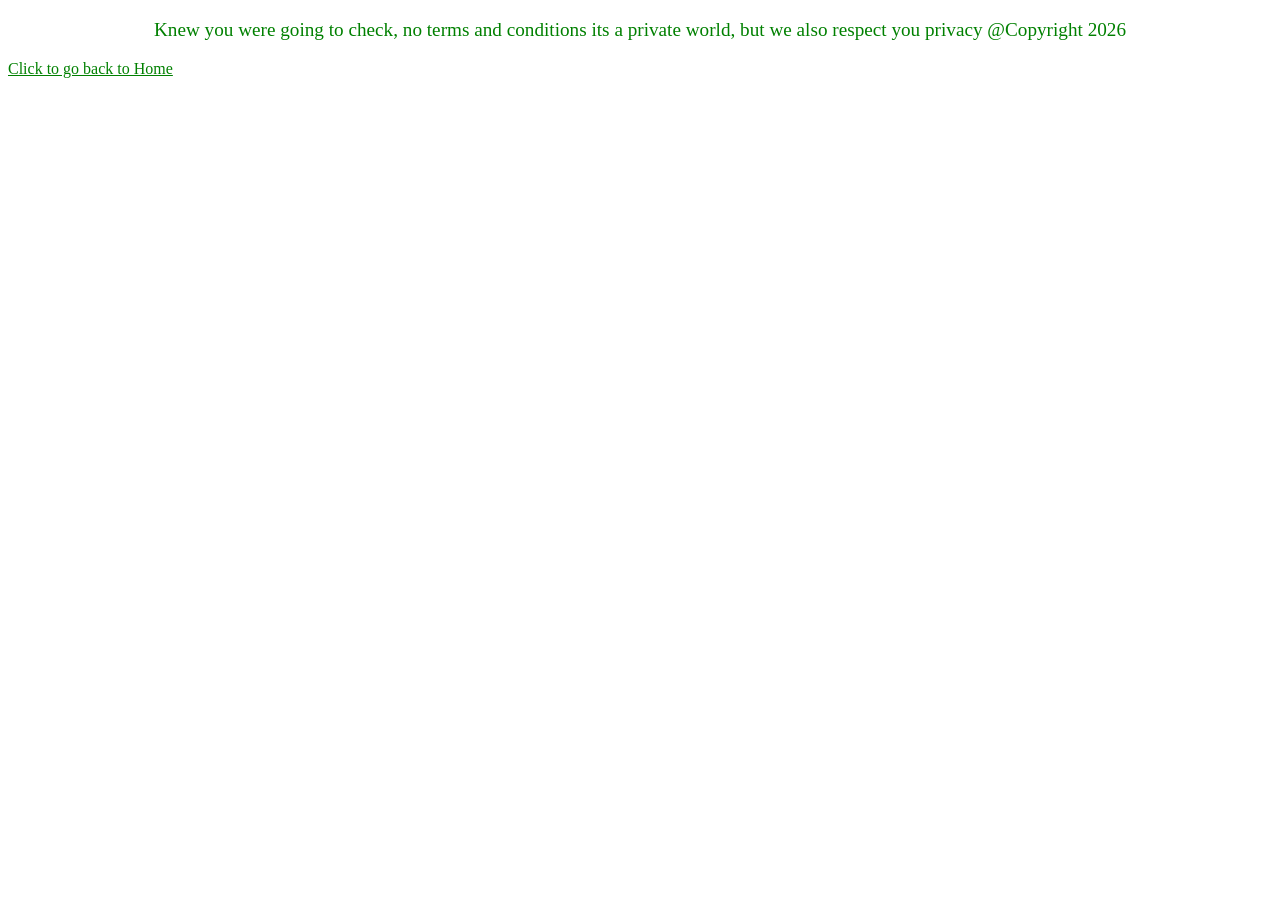
<file: terms.html>
<!DOCTYPE html>
<html lang="en">
<head>
    <meta charset="UTF-8">
    <meta name="viewport" content="width=device-width, initial-scale=1.0">
    <title>Document</title>
</head>
<body>
    <p style="text-align: center; color: green; font-size: larger;">Knew you were going to check, no terms and conditions its a private world, but we also respect you privacy @Copyright 2026</p>
    <a href="/index.html" style="text-decoration: underline; color: green; cursor: pointer; text-align: center;">Click to go back to Home</a>
</body>
</html>
</file>
<file: styles.css>
/* 
  Ojà'yà Landing Page Styles (No custom JS)
  - Uses Bootstrap 5 + custom CSS (variables, animations)
  - CSS-only for natural animations and on-load reveals
  - AOS library for scroll animations
*/

:root {
    --green: #1A6A1F;
    --dark-green: #0f3d13;
    --gold: #E0B100;
    --beige: #F5F1E6;
    --white: #FFFFFF;
    --sage: #EAF5EA;
    --light-green: #e8f5e9;
    --cream: #fffbf0;
    --brown: #8b5e34;

    --text: #222222;
    --muted: #6c757d;
}

html {
    scroll-behavior: smooth;
}

body {
    color: var(--text);
    background: var(--white);
    font-feature-settings: "liga" 1, "calt" 1;
}

/* Accessibility helpers */
.visually-hidden-focusable:active,
.visually-hidden-focusable:focus {
    position: static;
    width: auto;
    height: auto;
    overflow: visible;
    clip: auto;
    white-space: normal;
}

/* Brand accent */
.brand-text {
    color: var(--green);
    letter-spacing: 0.3px;
}

/* Utility */
.text-ojaya {
    color: var(--green) !important;
}

.bg-beige {
    background: var(--beige);
}

.overline {
    letter-spacing: 0.1em;
    font-size: 0.85rem;
}

.object-fit-cover {
    object-fit: cover;
}

/* Keep product cards visually consistent despite different source image sizes. */
.card-img-top {
    width: 100%;
    height: 220px;
    object-fit: cover;
    object-position: center;
}

.partner-marquee,
.review-marquee {
    width: 100%;
    overflow: hidden;
    position: relative;
}

.partner-track,
.review-track {
    display: flex;
    width: max-content;
    align-items: center;
    will-change: transform;
}

.partner-track {
    animation: partnerScroll 34s linear infinite;
}

.partner-item {
    width: clamp(150px, 19vw, 230px);
    height: 110px;
    margin-right: clamp(2rem, 5vw, 5rem);
    display: grid;
    place-items: center;
    flex: 0 0 auto;
}

.partner-item img {
    max-width: 100%;
    max-height: 82px;
    object-fit: contain;
    opacity: 0.75;
}

.partner-item.partner-paystack img {
    width: 170px;
    max-width: 100%;
    max-height: 140px;
}

.review-track {
    gap: 1.5rem;
    animation: reviewScroll 42s linear infinite;
}

.review-track .review-card {
    width: min(520px, 78vw);
    min-height: 190px;
    flex: 0 0 auto;
}

.farmer-profile-link {
    text-decoration: none;
}

.farmer-profile-link:hover {
    text-decoration: underline;
}

.empty-catalog {
    background: rgba(255, 255, 255, 0.72);
    border: 1px dashed rgba(26, 106, 31, 0.3);
    border-radius: 16px;
}

.supplier-profile-photo {
    width: 88px;
    height: 88px;
    border-radius: 50%;
    object-fit: cover;
    border: 3px solid var(--sage);
}

.profile-stat {
    display: flex;
    flex-direction: column;
    gap: 0.15rem;
    padding: 0.65rem;
    background: var(--cream);
    border-radius: 8px;
}

.profile-stat span {
    color: var(--muted);
    font-size: 0.75rem;
}

.partner-marquee:hover .partner-track,
.review-marquee:hover .review-track {
    animation-play-state: paused;
}

@keyframes partnerScroll {
    from { transform: translateX(0); }
    to { transform: translateX(-50%); }
}

@keyframes reviewScroll {
    from { transform: translateX(0); }
    to { transform: translateX(calc(-50% - 0.75rem)); }
}

/* Buttons */
.btn-ojaya {
    --bs-btn-color: #fff;
    --bs-btn-bg: var(--green);
    --bs-btn-border-color: var(--green);
    --bs-btn-hover-bg: #145218;
    --bs-btn-hover-border-color: #145218;
    --bs-btn-focus-shadow-rgb: 26, 106, 31;
    transform: translateZ(0);
    transition: transform .2s ease, box-shadow .2s ease, opacity .2s ease;
    box-shadow: 0 6px 16px rgba(26, 106, 31, 0.25);
    background-image: linear-gradient(135deg, var(--green), #238a2a);
}

.btn-ojaya:hover {
    transform: translateY(-2px) scale(1.02);
    box-shadow: 0 10px 24px rgba(26, 106, 31, 0.28);
}

.btn-outline-ojaya {
    --bs-btn-color: var(--green);
    --bs-btn-border-color: var(--green);
    --bs-btn-hover-color: #fff;
    --bs-btn-hover-bg: var(--green);
    --bs-btn-hover-border-color: var(--green);
    transition: transform .2s ease, box-shadow .2s ease;
}

.btn-outline-ojaya:hover {
    transform: translateY(-2px);
    box-shadow: 0 6px 18px rgba(26, 106, 31, .18);
}

.btn-gold {
    --bs-btn-color: #1a1a1a;
    --bs-btn-bg: var(--gold);
    --bs-btn-border-color: var(--gold);
    --bs-btn-hover-bg: #f0c200;
    --bs-btn-hover-border-color: #f0c200;
    transition: transform .2s ease, box-shadow .2s ease;
    box-shadow: 0 6px 16px rgba(224, 177, 0, 0.25);
}

.btn-gold:hover {
    transform: translateY(-2px);
    box-shadow: 0 10px 24px rgba(224, 177, 0, 0.28);
}

/* Navbar - Sticky with color change on scroll */
header {
    position: sticky;
    top: 0;
    z-index: 1030;
}

.navbar {
    background-color: var(--dark-green) !important;
    backdrop-filter: blur(10px);
    border-bottom: 2px solid var(--green);
    box-shadow: 0 4px 12px rgba(15, 61, 19, 0.3) !important;
    transition: background-color 0.3s ease, border-color 0.3s ease, box-shadow 0.3s ease;
    padding: 1rem 0;
}

/* Scrolled navbar - white background */
.navbar.scrolled {
    background-color: var(--white) !important;
    border-bottom: 2px solid rgba(26, 106, 31, 0.15);
    box-shadow: 0 4px 12px rgba(0, 0, 0, 0.1) !important;
}

.navbar .navbar-brand .brand-text {
    color: var(--gold) !important;
    text-shadow: 0 1px 2px rgba(0,0,0,0.2);
    transition: color 0.3s ease, text-shadow 0.3s ease;
}

.navbar.scrolled .navbar-brand .brand-text {
    color: var(--green) !important;
    text-shadow: none;
}

.navbar .nav-link {
    color: rgba(255,255,255,0.95) !important;
    font-weight: 500;
    font-size: 1.05rem;
    transition: color .3s ease, transform .2s ease, text-shadow .2s ease;
}

.navbar.scrolled .nav-link {
    color: var(--text) !important;
}

.navbar .nav-link:hover,
.navbar .nav-link.active {
    color: var(--gold) !important;
    transform: translateY(-2px);
    text-shadow: 0 2px 4px rgba(224, 177, 0, 0.3);
}

.navbar.scrolled .nav-link:hover,
.navbar.scrolled .nav-link.active {
    color: var(--green) !important;
    text-shadow: none;
}

.navbar-toggler {
    border-color: rgba(255,255,255,0.3);
}

.navbar.scrolled .navbar-toggler {
    border-color: rgba(26, 106, 31, 0.3);
}

.navbar-toggler-icon {
    filter: brightness(0) invert(1);
}

.navbar.scrolled .navbar-toggler-icon {
    filter: none;
}

/* Increase button size in navbar */
.navbar .btn-sm {
    padding: 0.5rem 1.25rem;
    font-size: 1rem;
}

.home-nav-links {
    gap: 0.4rem;
}

.site-nav-links {
    gap: 0.4rem;
}

.navbar .site-nav-links {
    margin-left: auto !important;
    margin-right: auto !important;
    position: relative;
    flex: 1;
    justify-content: center;
}

@media (min-width: 992px) {
    .navbar .site-nav-links > li:has(.btn) {
        position: absolute;
        top: 50%;
        transform: translateY(-50%);
    }

    .navbar .site-nav-links > li:nth-last-child(1):has(.btn) {
        right: 0;
    }

    .navbar .site-nav-links > li:nth-last-child(2):has(.btn) {
        right: 7.75rem;
    }

    .navbar .site-nav-links > li:nth-last-child(3):has(.btn) {
        right: 16rem;
    }
}

.home-nav-actions {
    flex-shrink: 0;
}

/* Hero */
.hero {
    background: linear-gradient(180deg, #fff 0%, #fff 60%, var(--beige) 100%);
}

/* Hero with background image and overlay */
.hero-image {
    min-height: 72vh;
    background: url('assets/hero.jpg') center/cover no-repeat;
}

.home-hero {
    min-height: min(660px, calc(100vh - 76px));
    display: flex;
    align-items: center;
    background-position: center;
}

.home-hero .hero-overlay {
    background:
        linear-gradient(180deg, rgba(15, 61, 19, .72), rgba(26, 106, 31, .78)),
        linear-gradient(90deg, rgba(15, 61, 19, .2), rgba(15, 61, 19, .08));
}

.home-hero h1 {
    max-width: 900px;
    margin-inline: auto;
    text-wrap: balance;
}

.home-hero .hero-accent {
    color: var(--gold);
}

.home-hero .lead {
    max-width: 680px;
}

.home-hero .btn {
    min-width: 150px;
}
.hero-image .hero-overlay {
    position: absolute;
    inset: 0;
    background: linear-gradient(180deg, rgba(0,0,0,.45), rgba(0,0,0,.25));
}

.hero .hero-art {
    width: min(520px, 100%);
    aspect-ratio: 1 / 1;
    color: var(--green);
}

.hero .sprout {
    width: 100%;
    height: 100%;
    display: block;
}

/* Sprouting plant */
.sprout-stem {
    stroke-dasharray: 1000;
    stroke-dashoffset: 1000;
    animation: sproutDraw 2.2s ease forwards .2s;
}

.sprout-leaf {
    opacity: 0;
    transform-origin: center;
    transform: scale(.8) translateY(8px);
    animation: leafPop .8s cubic-bezier(.2, .65, .3, 1) forwards 1.8s;
}

@keyframes sproutDraw {
    to {
        stroke-dashoffset: 0;
    }
}

@keyframes leafPop {
    from {
        opacity: 0;
        transform: scale(.8) translateY(8px);
    }

    to {
        opacity: 1;
        transform: scale(1) translateY(0);
    }
}

/* Floating leaves */
.floating-leaves {
    position: absolute;
    inset: 0;
    pointer-events: none;
}

.leaf {
    position: absolute;
    width: 56px;
    height: 28px;
    fill: #2ea736;
    opacity: .75;
    filter: drop-shadow(0 6px 10px rgba(0, 0, 0, .12));
    animation: floatY 6s ease-in-out infinite, floatSide 12s linear infinite;
}

.leaf-1 {
    top: 10%;
    left: 10%;
    animation-delay: .2s, 0s;
}

.leaf-2 {
    top: 20%;
    right: 15%;
    animation-delay: .6s, 1s;
}

.leaf-3 {
    bottom: 15%;
    left: 20%;
    animation-delay: 1s, 2s;
}

.leaf-4 {
    bottom: 10%;
    right: 25%;
    animation-delay: 1.2s, 3s;
}

@keyframes floatY {

    0%,
    100% {
        transform: translateY(0) rotate(0deg);
    }

    50% {
        transform: translateY(-14px) rotate(8deg);
    }
}

@keyframes floatSide {
    0% {
        transform: translateX(0);
    }

    50% {
        transform: translateX(16px);
    }

    100% {
        transform: translateX(0);
    }
}

/* Soft background blob */
.hero-bg-shape {
    position: absolute;
    inset: auto -10% -10% -10%;
    height: 40%;
    background: radial-gradient(60% 60% at 50% 0%, var(--beige), transparent 65%);
    z-index: -1;
}

/* Alternating background helpers with distinct colors */
.bg-sage { background: var(--sage); }
.bg-light-green { background: var(--light-green); }
.bg-cream { background: var(--cream); }
.section-sage { background: var(--sage); }
.section-beige { background: var(--beige); }
.section-light-green { background: var(--light-green); }
.section-cream { background: var(--cream); }

/* Feature & Why cards */
.feature-card,
.why-card {
    border-radius: 16px;
    background: #fff;
    border: 1px solid rgba(0, 0, 0, 0.06);
    transition: transform .2s ease, box-shadow .2s ease;
}

.feature-card:hover,
.why-card:hover {
    transform: translateY(-4px);
    box-shadow: 0 12px 26px rgba(0, 0, 0, .08);
}

.icon-wrap i {
    color: var(--green);
}

/* Review card */
.review-card {
    max-width: 760px;
    background: #fff;
    border-radius: 16px;
    border: 1px solid rgba(0, 0, 0, 0.06);
    padding: 32px;
    text-align: center;
    box-shadow: 0 10px 24px rgba(0, 0, 0, .06);
}

/* CTA Join Section */
.cta-join {
    background: linear-gradient(135deg, var(--green), #238a2a, #2dbd3a);
    position: relative;
}

.cta-join::after {
    content: "";
    position: absolute;
    inset: 0;
    background: radial-gradient(60% 60% at 50% 40%, rgba(255, 255, 255, .08), transparent 70%);
    pointer-events: none;
}

/* Footer */
.footer {
    background: #0f2c12;
}

.footer .hover-white:hover {
    color: #fff !important;
}

.footer .border-white-25 {
    border-color: rgba(255, 255, 255, .25) !important;
}

/* On-load reveal (CSS-only; not scroll-based) */
.reveal-load {
    opacity: 0;
    transform: translateY(24px);
    animation: revealUp .8s cubic-bezier(.2, .65, .3, 1) forwards;
}

.reveal-load[style*="--delay"] {
    animation-delay: var(--delay);
}

@keyframes revealUp {
    to {
        opacity: 1;
        transform: translateY(0);
    }
}

/* Reduced motion */
@media (prefers-reduced-motion: reduce) {
    html {
        scroll-behavior: auto;
    }

    .sprout-stem,
    .sprout-leaf,
    .leaf,
    .reveal-load,
    .partner-track,
    .review-track {
        animation: none !important;
        opacity: 1 !important;
        transform: none !important;
    }
}

/* Card lift effects: apply to generic cards and portals */
.card,
.portal-card,
.review-card {
    border-radius: 16px;
    border: 1px solid rgba(0, 0, 0, 0.06);
    transition: transform .25s cubic-bezier(.2, .65, .3, 1), box-shadow .25s cubic-bezier(.2, .65, .3, 1);
    will-change: transform, box-shadow;
}

.card:hover,
.portal-card:hover,
.review-card:hover {
    transform: translateY(-6px) scale(1.01);
    box-shadow: 0 16px 32px rgba(0, 0, 0, .12);
    animation: pulse-shadow 1.5s ease-in-out infinite;
}

/* Pulse shadow animation for hovered cards */
@keyframes pulse-shadow {
    0%, 100% {
        box-shadow: 0 16px 32px rgba(0, 0, 0, .12);
    }
    50% {
        box-shadow: 0 20px 40px rgba(26, 106, 31, .15);
    }
}

/* Animated underline for CTAs */
.btn-ojaya,
.btn-gold:not(.cart-badge) {
    position: relative;
    overflow: hidden;
}

.btn-ojaya::before,
.btn-gold:not(.cart-badge)::before {
    content: '';
    position: absolute;
    bottom: 0;
    left: -100%;
    width: 100%;
    height: 2px;
    background: rgba(255,255,255,0.5);
    transition: left 0.3s ease;
}

.btn-ojaya:hover::before,
.btn-gold:not(.cart-badge):hover::before {
    left: 100%;
}

/* Icon float animation */
@keyframes float-icon {
    0%, 100% { transform: translateY(0); }
    50% { transform: translateY(-8px); }
}

.icon-wrap i {
    animation: float-icon 3s ease-in-out infinite;
}

.icon-wrap:hover i {
    animation-play-state: paused;
    transform: scale(1.1);
}

/* Responsive tweaks */
@media (max-width: 991.98px) {
    .home-nav-links {
        gap: 0;
    }

    .navbar .site-nav-links {
        flex: initial;
    }

    .navbar .site-nav-links > li:has(.btn) {
        position: static;
        transform: none;
        margin-left: 0.25rem;
        margin-right: 0.25rem;
    }

    .home-nav-actions {
        padding-bottom: 0.5rem;
    }

    .hero .display-5 {
        font-size: 2rem;
    }
}

@media (max-width: 575.98px) {
    .btn {
        font-size: 0.95rem;
    }
}

/* Dashboard experience */
.dashboard-shell {
    background:
        radial-gradient(120% 90% at 0% 0%, rgba(26, 106, 31, 0.08), transparent 42%),
        radial-gradient(120% 90% at 100% 100%, rgba(224, 177, 0, 0.12), transparent 48%),
        var(--light-green);
}

.dashboard-hero {
    background: linear-gradient(140deg, #ffffff 0%, #f8fff8 48%, #fef9e8 100%);
}

.metric-card {
    background: #fff;
    border: 1px solid rgba(0, 0, 0, 0.08);
    box-shadow: 0 8px 20px rgba(0, 0, 0, 0.05);
}

.metric-green {
    border-color: rgba(26, 106, 31, 0.25);
}

.metric-gold {
    border-color: rgba(224, 177, 0, 0.4);
}

.dashboard-table thead th {
    font-size: 0.8rem;
    text-transform: uppercase;
    letter-spacing: 0.04em;
    color: #617266;
    border-bottom-color: rgba(0, 0, 0, 0.08);
}

.dashboard-table tbody td {
    font-size: 0.95rem;
    border-bottom-color: rgba(0, 0, 0, 0.06);
}

.status-pill {
    display: inline-flex;
    align-items: center;
    border-radius: 999px;
    padding: 0.25rem 0.75rem;
    font-size: 0.75rem;
    font-weight: 600;
}

.status-pill.warning {
    background: #fff4da;
    color: #946800;
}

.status-pill.info {
    background: #e8f4ff;
    color: #0f4f85;
}

.status-pill.success {
    background: #e8f7ec;
    color: #1f6a30;
}

.status-pill.danger {
    background: #ffe9e9;
    color: #9e2424;
}

.catalog-item,
.insight-card {
    background: #fff;
}

.stock-track {
    width: 100%;
    height: 9px;
    border-radius: 999px;
    background: #ecf1ec;
    overflow: hidden;
}

.stock-fill {
    display: block;
    height: 100%;
    border-radius: 999px;
    background: linear-gradient(90deg, var(--green), #2f9a38);
}

.security-panel {
    background: linear-gradient(160deg, #ffffff 0%, #f6fff6 100%);
    border: 1px solid rgba(26, 106, 31, 0.14);
}

/* Marketplace Cart Styles */
.marketplace-toast {
    position: fixed;
    bottom: 1rem;
    right: 1rem;
    background: var(--green);
    color: white;
    padding: 1rem 1.5rem;
    border-radius: 8px;
    box-shadow: 0 4px 12px rgba(0,0,0,0.2);
    opacity: 0;
    transform: translateY(20px);
    transition: opacity 0.3s ease, transform 0.3s ease;
    z-index: 9999;
}

.marketplace-toast.is-visible {
    opacity: 1;
    transform: translateY(0);
}

.marketplace-toast.success {
    background: var(--green);
}

.cart-badge {
    position: relative;
    display: inline-block;
    overflow: visible !important;
}

.cart-count-badge,
[data-cart-count] {
    position: absolute;
    top: -0.45rem;
    right: -0.45rem;
    background: var(--gold);
    color: #1a1a1a;
    font-size: 0.7rem;
    font-weight: 700;
    border-radius: 50%;
    width: 1.25rem;
    height: 1.25rem;
    display: flex;
    align-items: center;
    justify-content: center;
    transition: transform 0.2s ease;
    line-height: 1;
    z-index: 2;
}

.cart-modal .cart-line {
    display: flex;
    gap: 1rem;
    padding: 1rem 0;
    border-bottom: 1px solid rgba(0,0,0,0.08);
    align-items: flex-start;
}

.cart-line-image {
    width: 80px;
    height: 80px;
    object-fit: cover;
    border-radius: 8px;
}

.quantity-control {
    display: flex;
    align-items: center;
    gap: 0.5rem;
    font-size: 0.9rem;
}

.quantity-control button {
    background: #f0f0f0;
    border: none;
    width: 28px;
    height: 28px;
    border-radius: 4px;
    cursor: pointer;
    font-weight: 600;
    transition: background 0.2s ease;
}

.quantity-control button:hover {
    background: #e0e0e0;
}

.quantity-control span {
    min-width: 24px;
    text-align: center;
}

.remove-item {
    background: transparent !important;
    color: #dc3545 !important;
    font-size: 0.8rem;
    padding: 0.25rem 0.5rem !important;
}

.cart-summary {
    background: var(--cream);
    padding: 1rem;
    border-radius: 8px;
}

.payment-instructions {
    background: #fff8d9;
    border: 1px solid rgba(224, 177, 0, 0.45);
    border-radius: 8px;
    padding: 0.85rem;
}

.admin-shell {
    min-height: calc(100vh - 76px);
    background: var(--light-green);
}

.admin-gate {
    max-width: 440px;
}

.admin-order-row {
    display: flex;
    align-items: center;
    justify-content: space-between;
    gap: 1rem;
    padding: 1rem 0;
    border-bottom: 1px solid rgba(0, 0, 0, 0.08);
}

.admin-order-row:last-child {
    border-bottom: 0;
}

.admin-product-thumb {
    width: 64px;
    height: 64px;
    border-radius: 8px;
    object-fit: cover;
}

.admin-price-input {
    width: 115px;
}

@media (max-width: 575.98px) {
    .admin-order-row {
        align-items: flex-start;
        flex-direction: column;
    }
}

.empty-cart {
    color: var(--muted);
}

.confirmation-icon {
    color: var(--green);
    font-size: 3rem;
}

[data-produce-card] {
    transition: opacity 0.3s ease;
}

[data-produce-card].d-none {
    display: none !important;
}

.btn-brown {
    --bs-btn-color: #fff;
    --bs-btn-bg: #E0B100;
    --bs-btn-border-color: #E0B100;
    --bs-btn-hover-color: #fff;
    --bs-btn-hover-bg: #b98f00;
    --bs-btn-hover-border-color: #b98f00;
    box-shadow: 0 6px 16px rgba(224, 177, 0, 0.24);
    transition: transform .2s ease, box-shadow .2s ease;
}

.btn-brown:hover {
    transform: translateY(-2px);
    box-shadow: 0 10px 24px rgba(224, 177, 0, 0.3);
}
</file>
